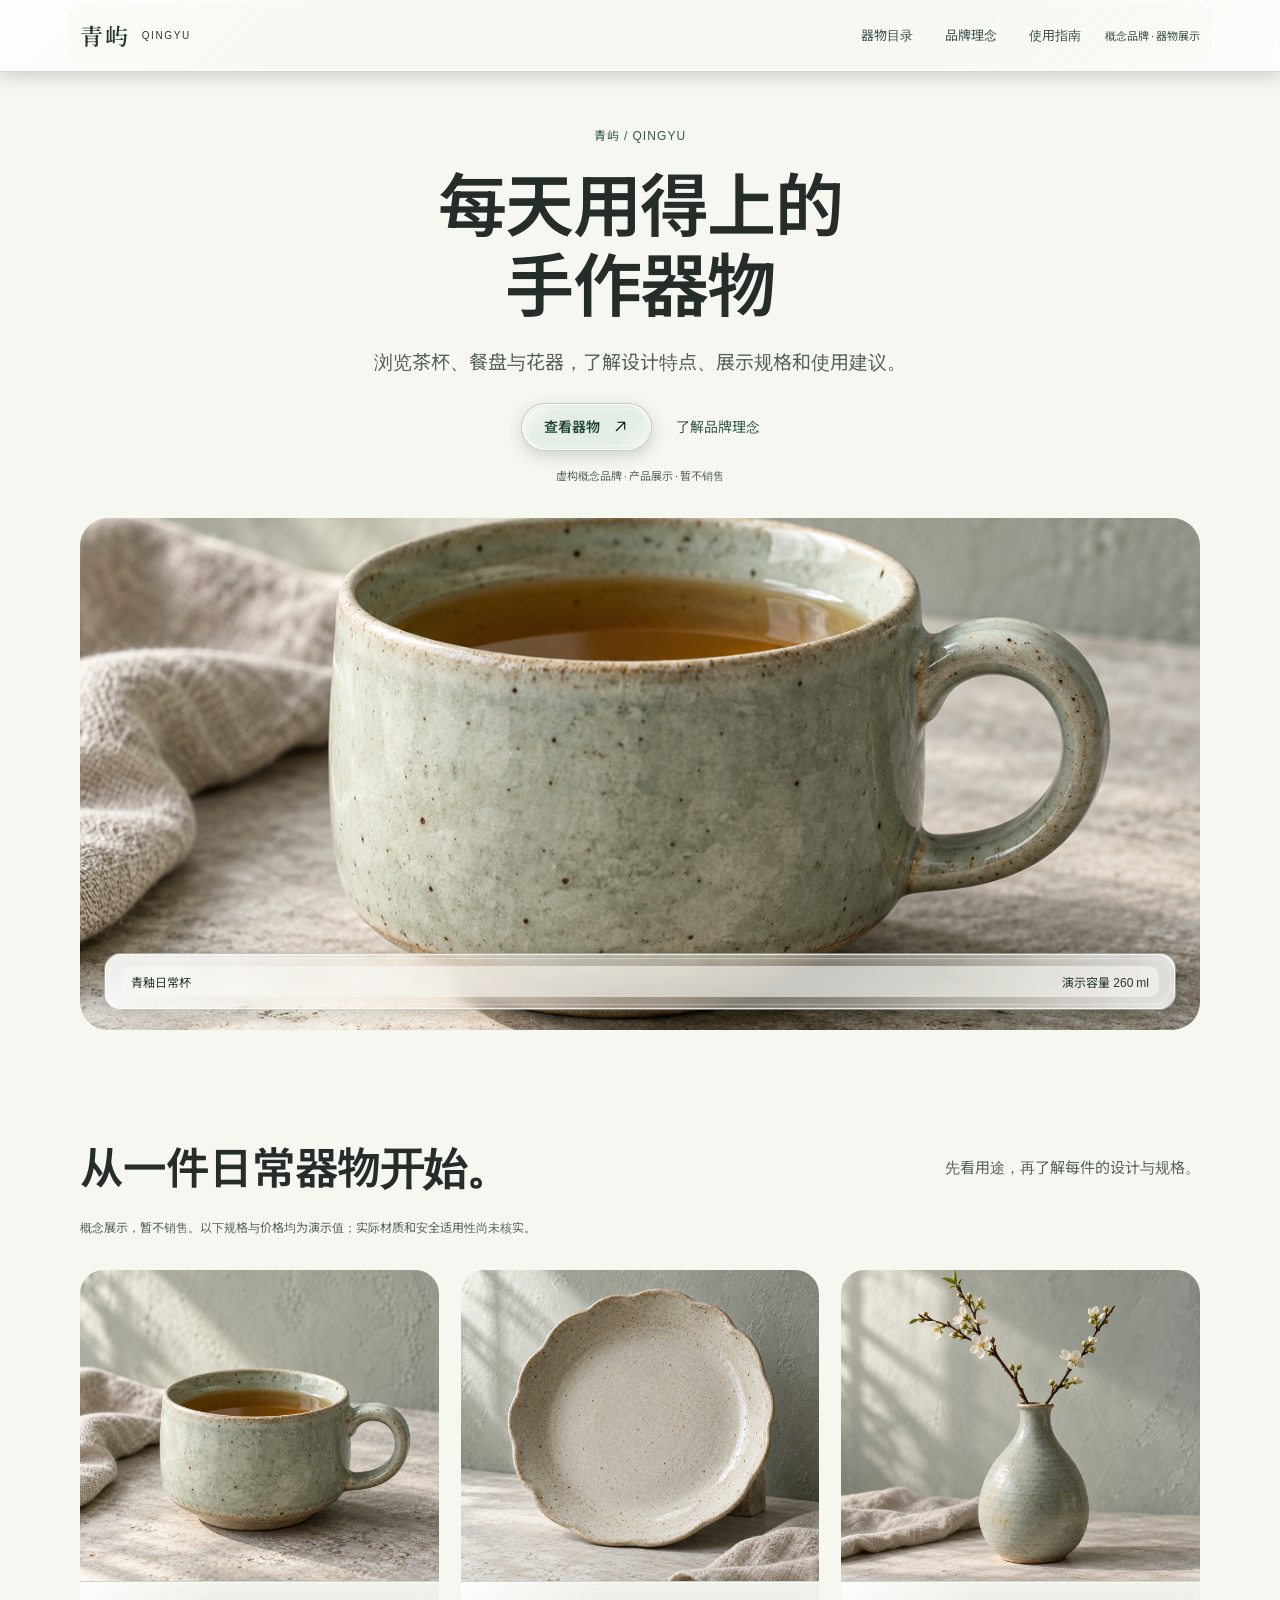
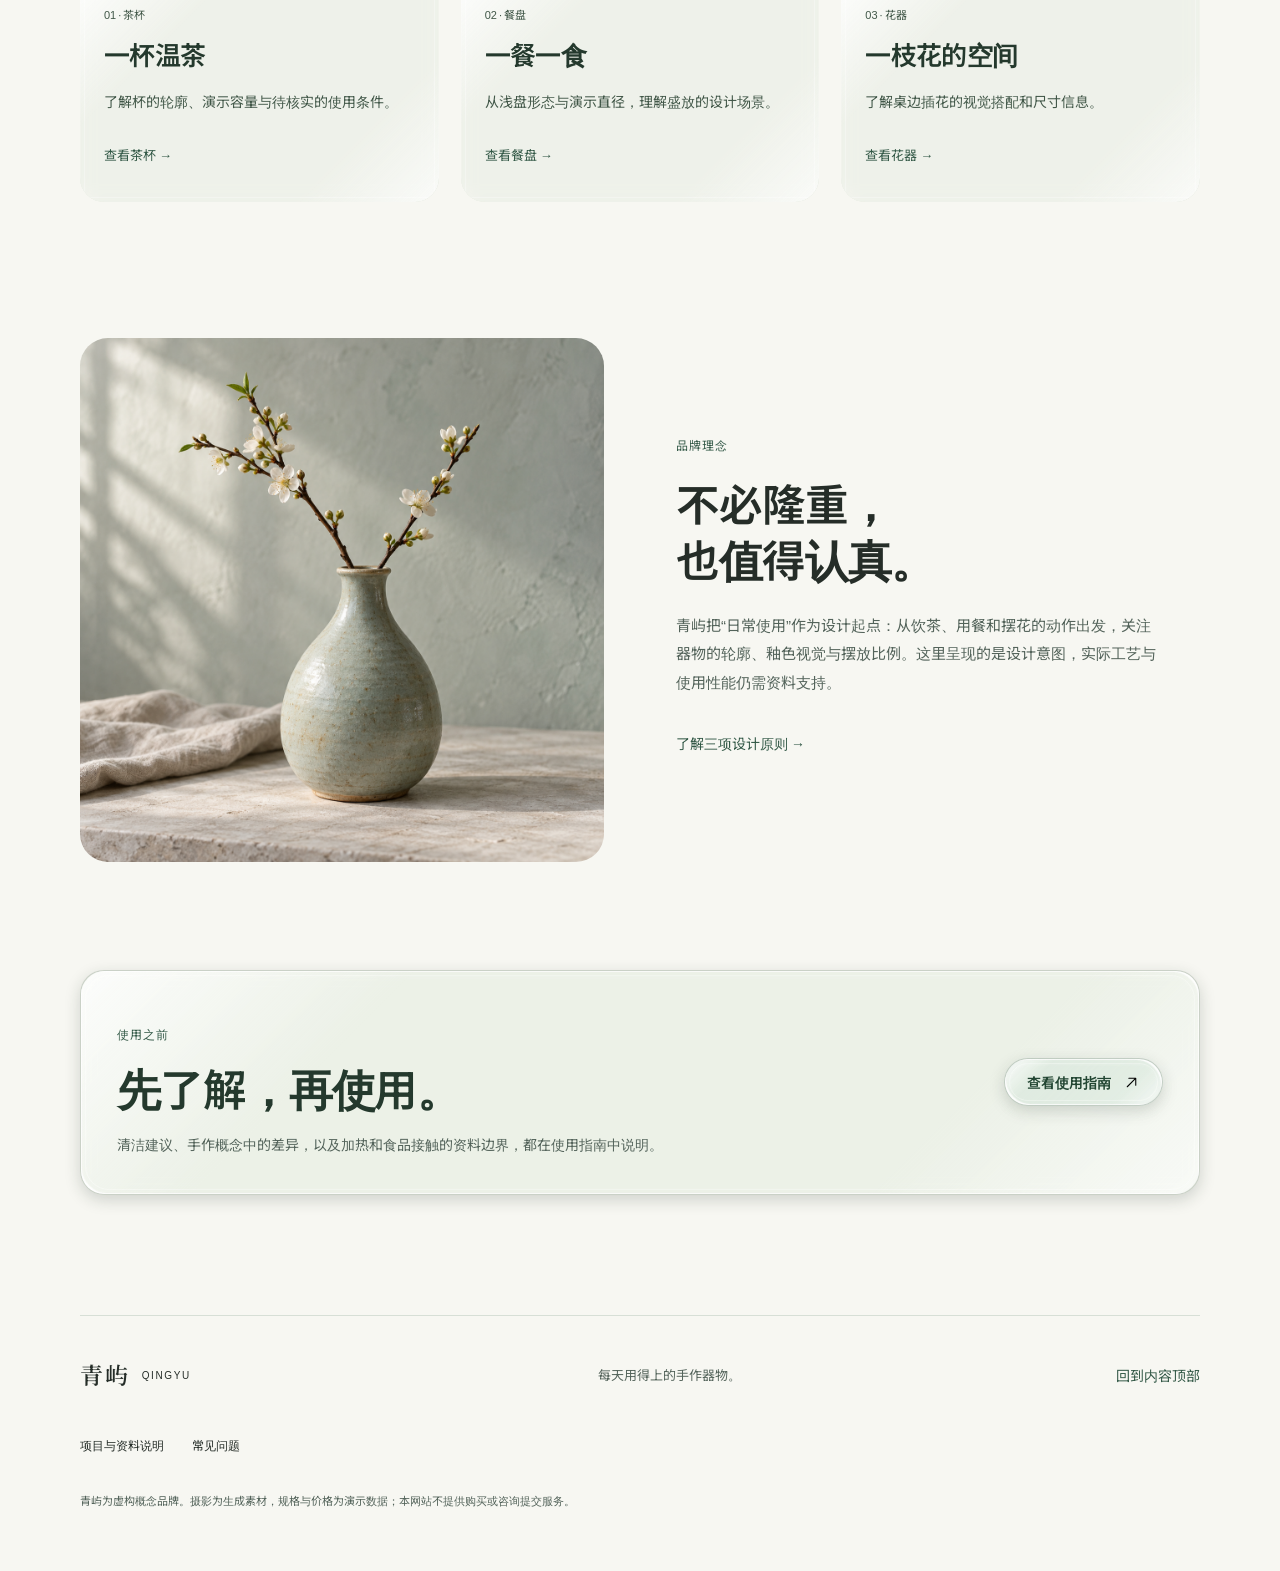
<file: index.html>
<!doctype html><html lang="zh-CN"><head><meta charset="utf-8"><meta name="viewport" content="width=device-width,initial-scale=1"><meta name="description" content="青屿概念品牌：了解器物、设计理念与使用资料。暂不提供购买。"><title>每天用得上的手作器物 · 青屿</title><link rel="stylesheet" href="fonts.css?v=20261010-title2"><link rel="stylesheet" href="style.css?v=20261010-title2"><link rel="stylesheet" href="content.css?v=20261010-title2"><link rel="stylesheet" href="interaction.css?v=20261010-title2"><link rel="stylesheet" href="apple.css?v=20261010-title2"><link rel="stylesheet" href="glass/liquid-glass.css?v=20261010-title2"><link rel="stylesheet" href="glass.css?v=20261010-title2"><script defer src="site.js?v=20261010-title2"></script><script defer src="interaction.js?v=20261010-title2"></script></head><body data-design="apple" data-material="glass"><a class="skip" href="#main">跳到主要内容</a><header class="site-header clg clg--nav" data-glass="strong"><div class="clg__content glass-header-content"><a class="brand" href="index.html" aria-label="青屿首页"><strong>青屿</strong><span>QINGYU</span></a><nav class="desktop-nav" aria-label="主导航"><a href="products.html">器物目录</a><a href="about.html">品牌理念</a><a href="care.html">使用指南</a></nav><button class="menu-button" aria-label="打开导航" aria-expanded="false" aria-controls="mobile-nav"><img src="list.svg" class="icon" alt=""></button><span class="header-note">概念品牌 · 器物展示</span></div></header><nav id="mobile-nav" class="mobile-nav clg clg--nav" aria-label="手机导航" hidden data-glass="strong"><div class="clg__content clg__links"><a href="products.html">器物目录</a><a href="about.html">品牌理念</a><a href="care.html">使用指南</a></div></nav><noscript><nav class="fallback-nav container" aria-label="无脚本导航"><a href="products.html">器物目录</a><a href="about.html">品牌理念</a><a href="care.html">使用指南</a></nav></noscript><main id="main" tabindex="-1">
<section class="apple-hero">
  <div class="apple-hero-copy container">
    <p class="eyebrow">青屿 / QINGYU</p>
    <h1><span>每天用得上的</span><span>手作器物</span></h1>
    <p class="apple-lead">浏览茶杯、餐盘与花器，了解设计特点、展示规格和使用建议。</p>
    <div class="hero-actions"><a class="primary clg clg--button glass-primary" href="products.html" data-glass="strong"><span class="clg__content">查看器物<span><img class="icon" src="arrow-up-right.svg" alt=""></span></span></a><a class="secondary" href="about.html">了解品牌理念</a></div>
    <p class="hero-disclosure">虚构概念品牌 · 产品展示 · 暂不销售</p>
  </div>
  <figure class="apple-hero-photo container"><img src="cup.png" width="1254" height="1254" alt="青釉茶杯的概念摄影，置于石面与亚麻布上" fetchpriority="high"><figcaption class="clg clg--card glass-caption" data-glass="strong"><div class="clg__content">青釉日常杯 <span>演示容量 260 ml</span></div></figcaption></figure>
</section>
<section class="content-section apple-categories container">
  <div class="section-heading"><h2>从一件日常器物开始。</h2><p>先看用途，再了解每件的设计与规格。</p></div>
  <p class="notice">概念展示，暂不销售。以下规格与价格均为演示值；实际材质和安全适用性尚未核实。</p>
  <div class="category-grid">
    <a href="products.html?category=cup"><img src="cup.png" width="1254" height="1254" alt="青釉茶杯概念摄影" loading="lazy"><div class="clg clg--card glass-category-copy" data-glass="strong"><div class="clg__content"><span>01 · 茶杯</span><h3>一杯温茶</h3><p>了解杯的轮廓、演示容量与待核实的使用条件。</p><b>查看茶杯 →</b></div></div></a>
    <a href="products.html?category=plate"><img src="plate.png" width="1254" height="1254" alt="米白餐盘概念摄影" loading="lazy"><div class="clg clg--card glass-category-copy" data-glass="strong"><div class="clg__content"><span>02 · 餐盘</span><h3>一餐一食</h3><p>从浅盘形态与演示直径，理解盛放的设计场景。</p><b>查看餐盘 →</b></div></div></a>
    <a href="products.html?category=vase"><img src="vase.png" width="1254" height="1254" alt="雾青花器概念摄影" loading="lazy"><div class="clg clg--card glass-category-copy" data-glass="strong"><div class="clg__content"><span>03 · 花器</span><h3>一枝花的空间</h3><p>了解桌边插花的视觉搭配和尺寸信息。</p><b>查看花器 →</b></div></div></a>
  </div>
</section>
<section class="story container"><div class="story-image"><img src="vase.png" width="1254" height="1254" alt="雾青花器搭配白色小花的概念摄影" loading="lazy"></div><div class="story-copy"><p class="eyebrow">品牌理念</p><h2>不必隆重，<br>也值得认真。</h2><p>青屿把“日常使用”作为设计起点：从饮茶、用餐和摆花的动作出发，关注器物的轮廓、釉色视觉与摆放比例。这里呈现的是设计意图，实际工艺与使用性能仍需资料支持。</p><a class="text-link" href="about.html#principles">了解三项设计原则 →</a></div></section>
<section class="content-section container"><div class="guide-panel clg clg--card" data-glass="strong"><div class="clg__content glass-guide-content"><div><p class="eyebrow">使用之前</p><h2>先了解，再使用。</h2><p>清洁建议、手作概念中的差异，以及加热和食品接触的资料边界，都在使用指南中说明。</p></div><a class="primary clg clg--button glass-primary" href="care.html" data-glass="strong"><span class="clg__content">查看使用指南<span><img class="icon" src="arrow-up-right.svg" alt=""></span></span></a></div></div></section>
</main><footer class="site-footer container"><a class="brand" href="index.html"><strong>青屿</strong><span>QINGYU</span></a><span>每天用得上的手作器物。</span><a class="text-link" href="#main">回到内容顶部</a><div class="footer-links"><a href="about.html#project">项目与资料说明</a><a href="care.html#faq">常见问题</a></div><small>青屿为虚构概念品牌。摄影为生成素材，规格与价格为演示数据；本网站不提供购买或咨询提交服务。</small></footer></body></html>
</file>
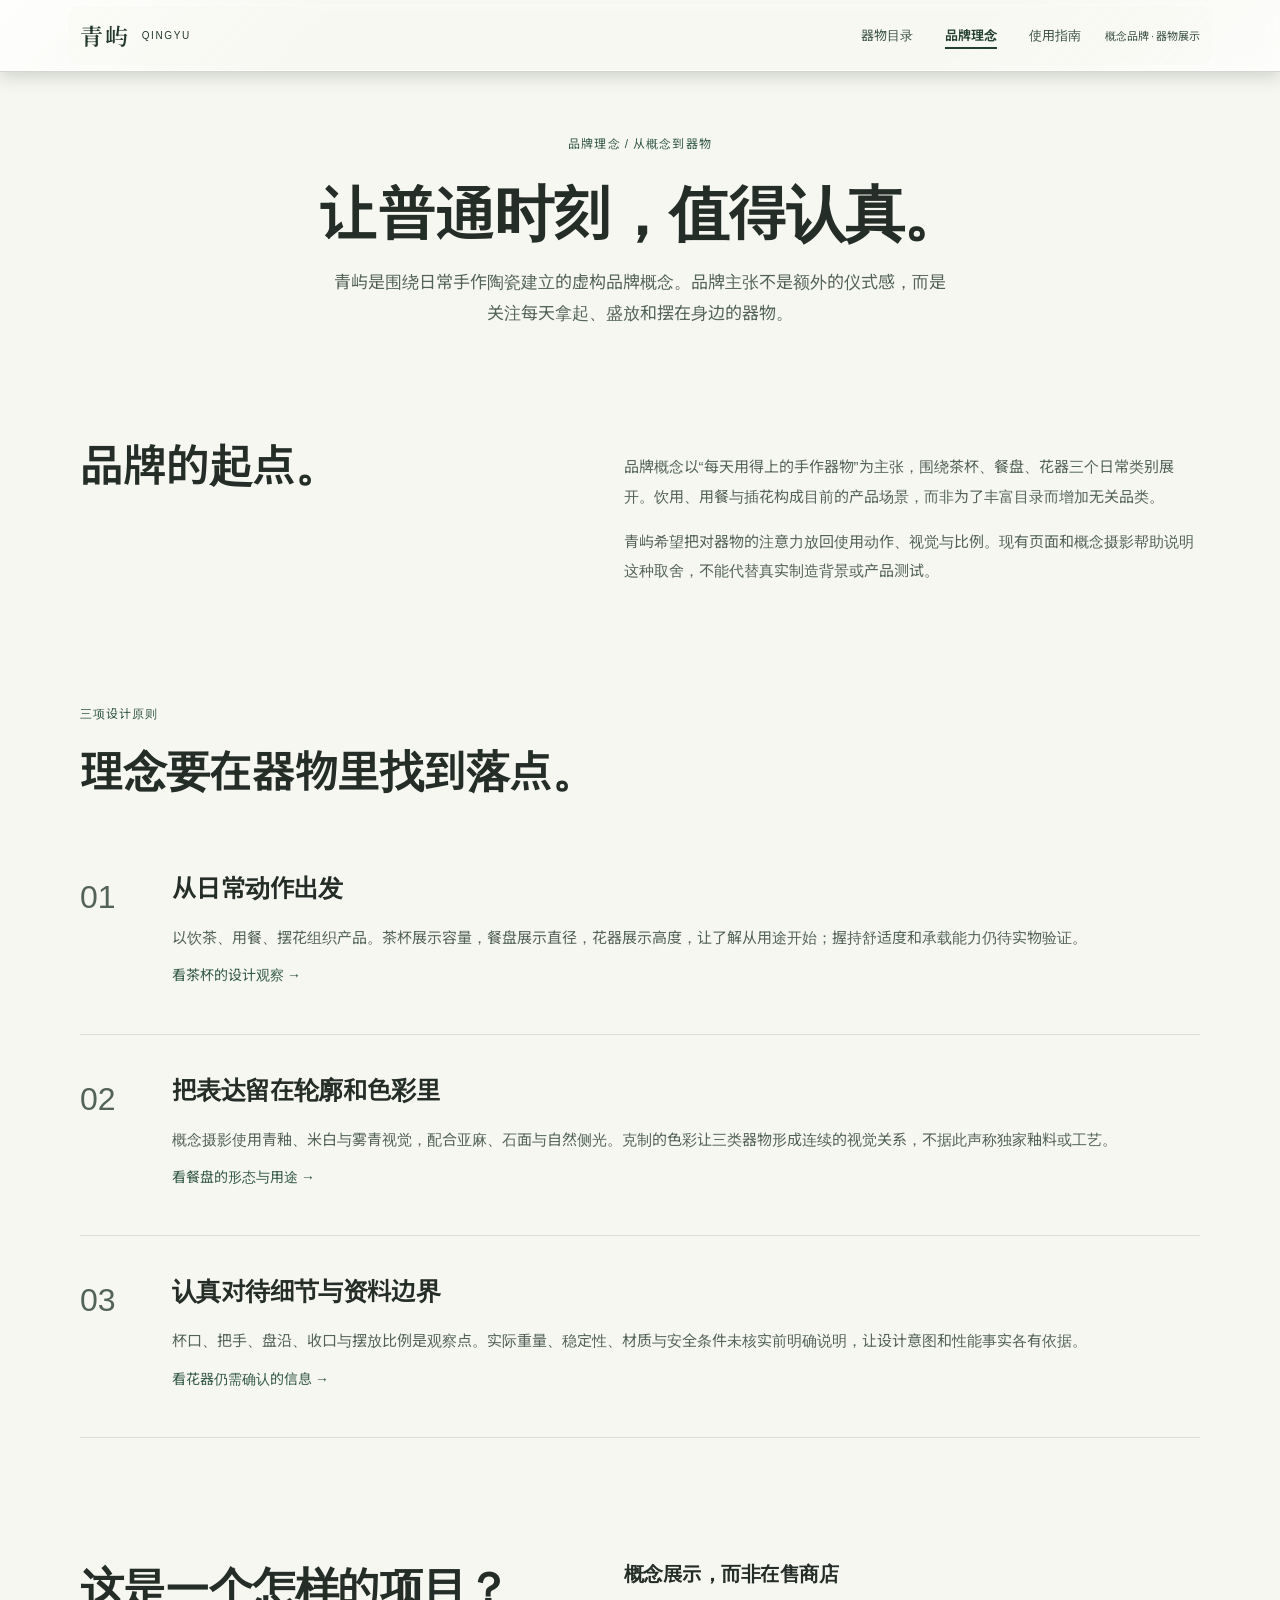
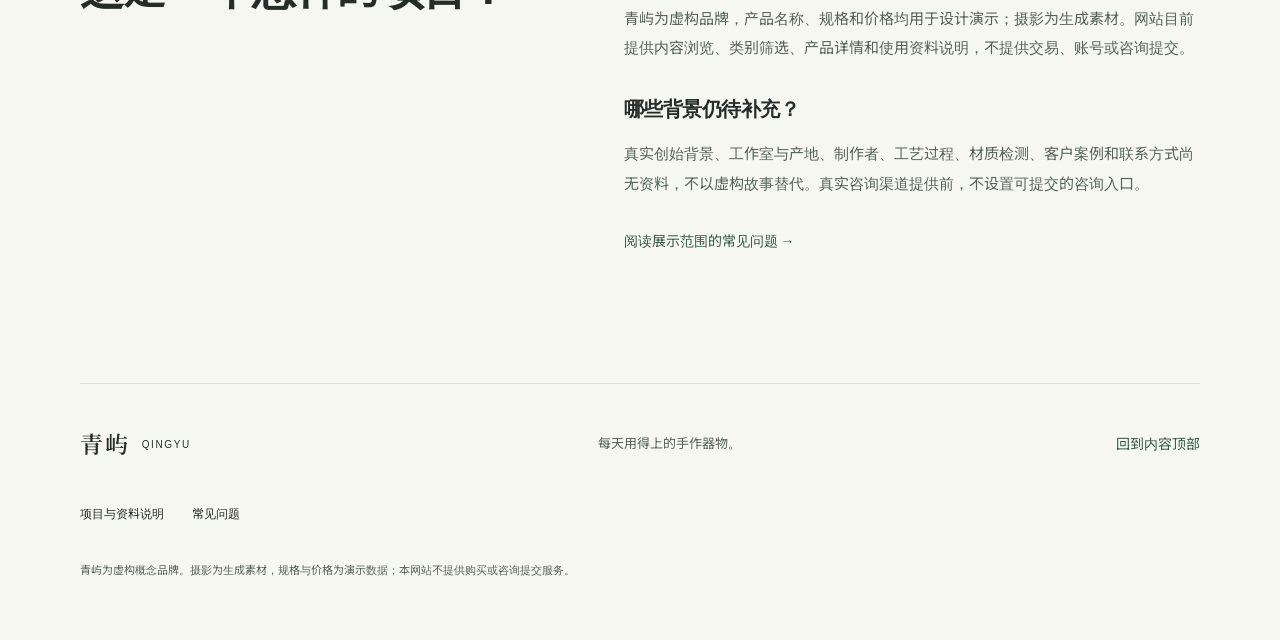
<file: about.html>
<!doctype html><html lang="zh-CN"><head><meta charset="utf-8"><meta name="viewport" content="width=device-width,initial-scale=1"><meta name="description" content="青屿概念品牌：了解器物、设计理念与使用资料。暂不提供购买。"><title>品牌理念 · 青屿</title><link rel="stylesheet" href="fonts.css?v=20261010-title2"><link rel="stylesheet" href="style.css?v=20261010-title2"><link rel="stylesheet" href="content.css?v=20261010-title2"><link rel="stylesheet" href="interaction.css?v=20261010-title2"><link rel="stylesheet" href="apple.css?v=20261010-title2"><link rel="stylesheet" href="glass/liquid-glass.css?v=20261010-title2"><link rel="stylesheet" href="glass.css?v=20261010-title2"><script defer src="site.js?v=20261010-title2"></script><script defer src="interaction.js?v=20261010-title2"></script></head><body data-design="apple" data-material="glass"><a class="skip" href="#main">跳到主要内容</a><header class="site-header clg clg--nav" data-glass="strong"><div class="clg__content glass-header-content"><a class="brand" href="index.html" aria-label="青屿首页"><strong>青屿</strong><span>QINGYU</span></a><nav class="desktop-nav" aria-label="主导航"><a href="products.html">器物目录</a><a href="about.html" aria-current="page">品牌理念</a><a href="care.html">使用指南</a></nav><button class="menu-button" aria-label="打开导航" aria-expanded="false" aria-controls="mobile-nav"><img src="list.svg" class="icon" alt=""></button><span class="header-note">概念品牌 · 器物展示</span></div></header><nav id="mobile-nav" class="mobile-nav clg clg--nav" aria-label="手机导航" hidden data-glass="strong"><div class="clg__content clg__links"><a href="products.html">器物目录</a><a href="about.html" aria-current="page">品牌理念</a><a href="care.html">使用指南</a></div></nav><noscript><nav class="fallback-nav container" aria-label="无脚本导航"><a href="products.html">器物目录</a><a href="about.html" aria-current="page">品牌理念</a><a href="care.html">使用指南</a></nav></noscript><main id="main" tabindex="-1"><section class="page-intro container"><p class="eyebrow">品牌理念 / 从概念到器物</p><h1>让普通时刻，值得认真。</h1><p>青屿是围绕日常手作陶瓷建立的虚构品牌概念。品牌主张不是额外的仪式感，而是关注每天拿起、盛放和摆在身边的器物。</p></section><section class="content-section container reading-grid"><div><h2>品牌的起点。</h2></div><div class="reading"><p>品牌概念以“每天用得上的手作器物”为主张，围绕茶杯、餐盘、花器三个日常类别展开。饮用、用餐与插花构成目前的产品场景，而非为了丰富目录而增加无关品类。</p><p>青屿希望把对器物的注意力放回使用动作、视觉与比例。现有页面和概念摄影帮助说明这种取舍，不能代替真实制造背景或产品测试。</p></div></section><section class="content-section container" id="principles"><p class="eyebrow">三项设计原则</p><h2>理念要在器物里找到落点。</h2><div class="principle-list"><article><span>01</span><div><h3>从日常动作出发</h3><p>以饮茶、用餐、摆花组织产品。茶杯展示容量，餐盘展示直径，花器展示高度，让了解从用途开始；握持舒适度和承载能力仍待实物验证。</p><a class="text-link" href="product-cup.html">看茶杯的设计观察 →</a></div></article><article><span>02</span><div><h3>把表达留在轮廓和色彩里</h3><p>概念摄影使用青釉、米白与雾青视觉，配合亚麻、石面与自然侧光。克制的色彩让三类器物形成连续的视觉关系，不据此声称独家釉料或工艺。</p><a class="text-link" href="product-plate.html">看餐盘的形态与用途 →</a></div></article><article><span>03</span><div><h3>认真对待细节与资料边界</h3><p>杯口、把手、盘沿、收口与摆放比例是观察点。实际重量、稳定性、材质与安全条件未核实前明确说明，让设计意图和性能事实各有依据。</p><a class="text-link" href="product-vase.html">看花器仍需确认的信息 →</a></div></article></div></section><section class="content-section container reading-grid" id="project"><div><h2>这是一个怎样的项目？</h2></div><div class="reading"><h3>概念展示，而非在售商店</h3><p>青屿为虚构品牌，产品名称、规格和价格均用于设计演示；摄影为生成素材。网站目前提供内容浏览、类别筛选、产品详情和使用资料说明，不提供交易、账号或咨询提交。</p><h3>哪些背景仍待补充？</h3><p>真实创始背景、工作室与产地、制作者、工艺过程、材质检测、客户案例和联系方式尚无资料，不以虚构故事替代。真实咨询渠道提供前，不设置可提交的咨询入口。</p><a class="text-link" href="care.html#faq">阅读展示范围的常见问题 →</a></div></section></main><footer class="site-footer container"><a class="brand" href="index.html"><strong>青屿</strong><span>QINGYU</span></a><span>每天用得上的手作器物。</span><a class="text-link" href="#main">回到内容顶部</a><div class="footer-links"><a href="about.html#project">项目与资料说明</a><a href="care.html#faq">常见问题</a></div><small>青屿为虚构概念品牌。摄影为生成素材，规格与价格为演示数据；本网站不提供购买或咨询提交服务。</small></footer></body></html>
</file>
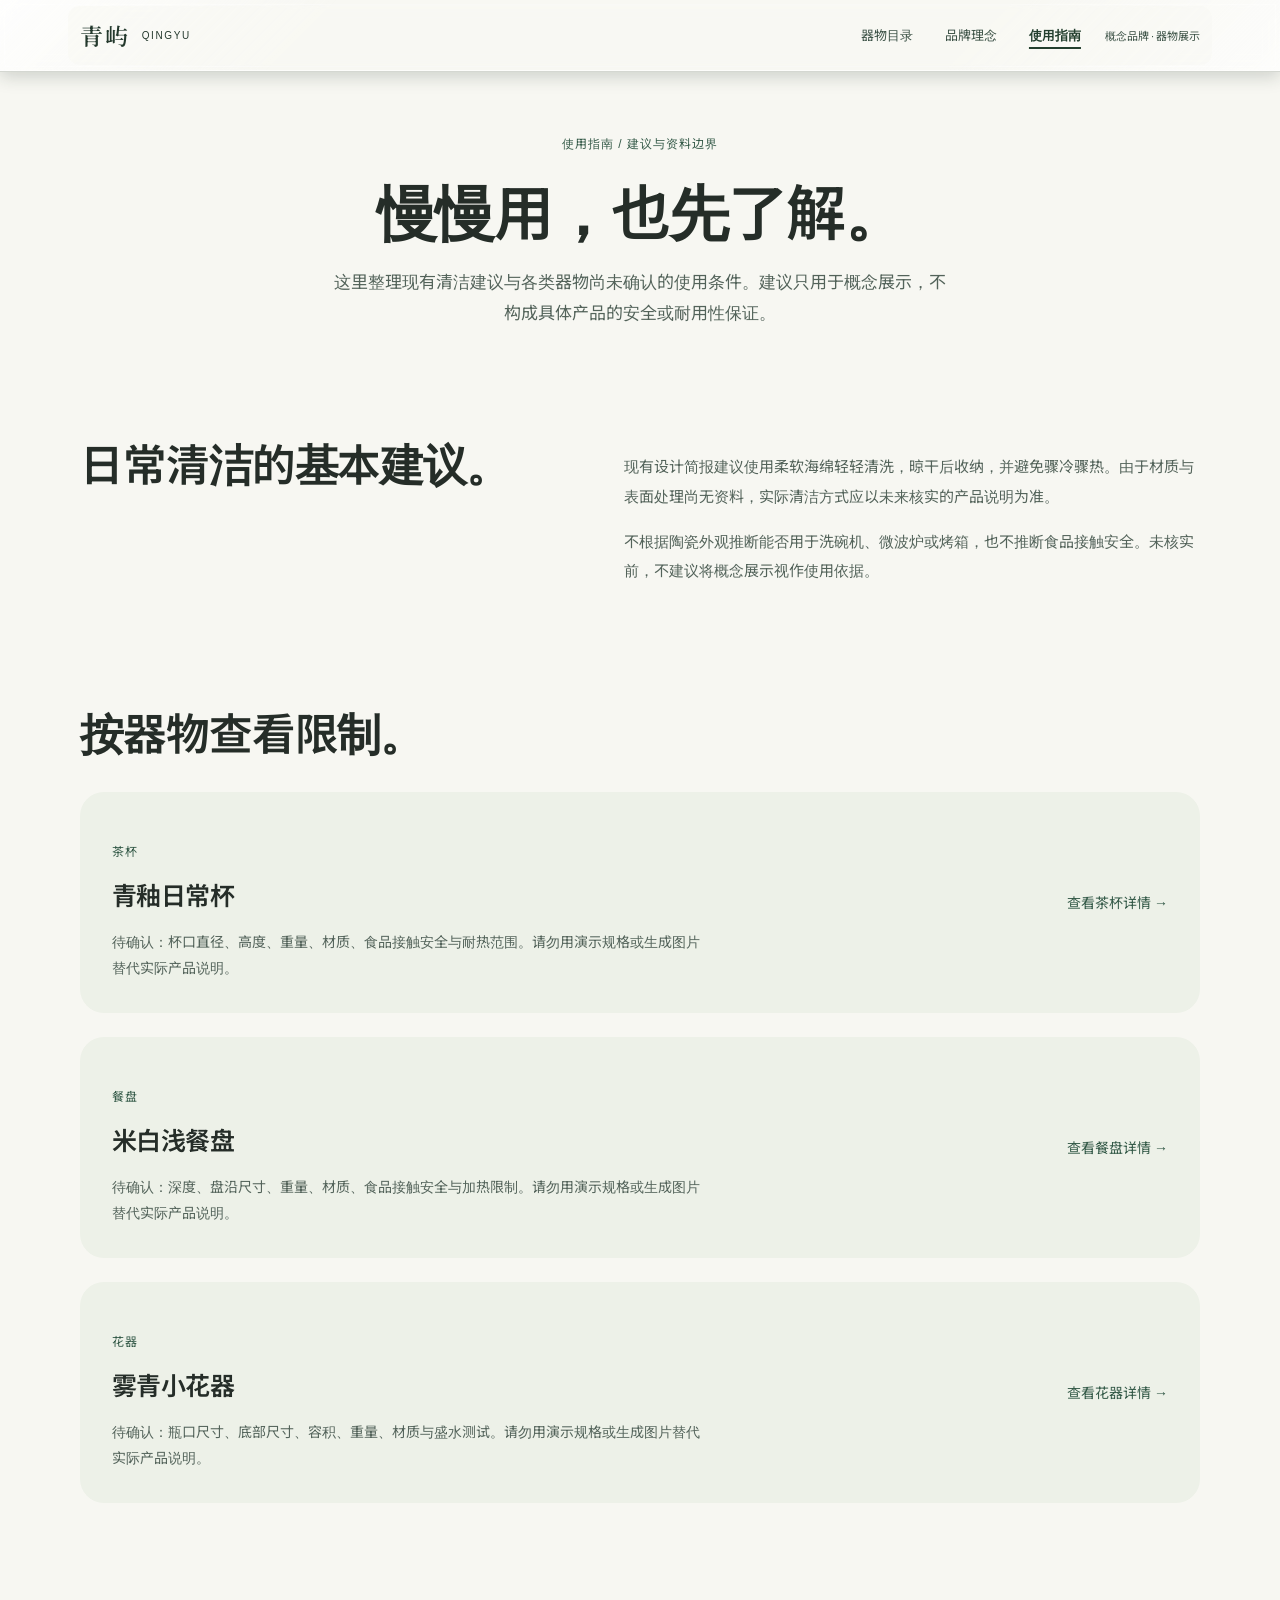
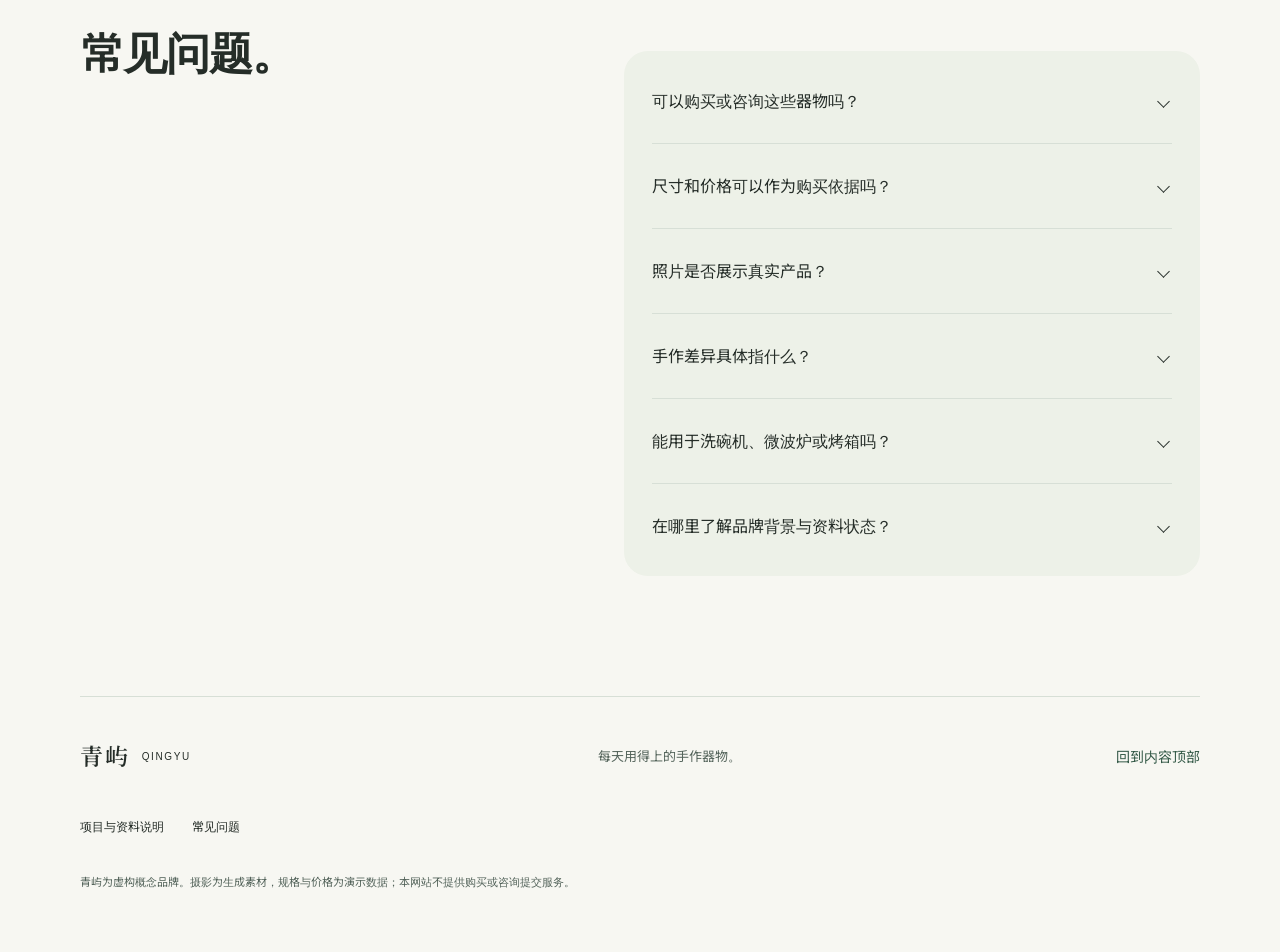
<file: care.html>
<!doctype html><html lang="zh-CN"><head><meta charset="utf-8"><meta name="viewport" content="width=device-width,initial-scale=1"><meta name="description" content="青屿概念品牌：了解器物、设计理念与使用资料。暂不提供购买。"><title>使用指南 · 青屿</title><link rel="stylesheet" href="fonts.css?v=20261010-title2"><link rel="stylesheet" href="style.css?v=20261010-title2"><link rel="stylesheet" href="content.css?v=20261010-title2"><link rel="stylesheet" href="interaction.css?v=20261010-title2"><link rel="stylesheet" href="apple.css?v=20261010-title2"><link rel="stylesheet" href="glass/liquid-glass.css?v=20261010-title2"><link rel="stylesheet" href="glass.css?v=20261010-title2"><script defer src="site.js?v=20261010-title2"></script><script defer src="interaction.js?v=20261010-title2"></script></head><body data-design="apple" data-material="glass"><a class="skip" href="#main">跳到主要内容</a><header class="site-header clg clg--nav" data-glass="strong"><div class="clg__content glass-header-content"><a class="brand" href="index.html" aria-label="青屿首页"><strong>青屿</strong><span>QINGYU</span></a><nav class="desktop-nav" aria-label="主导航"><a href="products.html">器物目录</a><a href="about.html">品牌理念</a><a href="care.html" aria-current="page">使用指南</a></nav><button class="menu-button" aria-label="打开导航" aria-expanded="false" aria-controls="mobile-nav"><img src="list.svg" class="icon" alt=""></button><span class="header-note">概念品牌 · 器物展示</span></div></header><nav id="mobile-nav" class="mobile-nav clg clg--nav" aria-label="手机导航" hidden data-glass="strong"><div class="clg__content clg__links"><a href="products.html">器物目录</a><a href="about.html">品牌理念</a><a href="care.html" aria-current="page">使用指南</a></div></nav><noscript><nav class="fallback-nav container" aria-label="无脚本导航"><a href="products.html">器物目录</a><a href="about.html">品牌理念</a><a href="care.html" aria-current="page">使用指南</a></nav></noscript><main id="main" tabindex="-1"><section class="page-intro container"><p class="eyebrow">使用指南 / 建议与资料边界</p><h1>慢慢用，也先了解。</h1><p>这里整理现有清洁建议与各类器物尚未确认的使用条件。建议只用于概念展示，不构成具体产品的安全或耐用性保证。</p></section><section class="content-section container reading-grid"><div><h2>日常清洁的基本建议。</h2></div><div class="reading"><p>现有设计简报建议使用柔软海绵轻轻清洗，晾干后收纳，并避免骤冷骤热。由于材质与表面处理尚无资料，实际清洁方式应以未来核实的产品说明为准。</p><p>不根据陶瓷外观推断能否用于洗碗机、微波炉或烤箱，也不推断食品接触安全。未核实前，不建议将概念展示视作使用依据。</p></div></section><section class="content-section container"><h2>按器物查看限制。</h2><div class="care-category-list"><article class="guide-panel" id="cup"><div><p class="eyebrow">茶杯</p><h3>青釉日常杯</h3><p>待确认：杯口直径、高度、重量、材质、食品接触安全与耐热范围。请勿用演示规格或生成图片替代实际产品说明。</p></div><a class="text-link" href="product-cup.html">查看茶杯详情 →</a></article><article class="guide-panel" id="plate"><div><p class="eyebrow">餐盘</p><h3>米白浅餐盘</h3><p>待确认：深度、盘沿尺寸、重量、材质、食品接触安全与加热限制。请勿用演示规格或生成图片替代实际产品说明。</p></div><a class="text-link" href="product-plate.html">查看餐盘详情 →</a></article><article class="guide-panel" id="vase"><div><p class="eyebrow">花器</p><h3>雾青小花器</h3><p>待确认：瓶口尺寸、底部尺寸、容积、重量、材质与盛水测试。请勿用演示规格或生成图片替代实际产品说明。</p></div><a class="text-link" href="product-vase.html">查看花器详情 →</a></article></div></section><section class="content-section container reading-grid" id="faq"><div><h2>常见问题。</h2></div><div class="faq-list"><details><summary>可以购买或咨询这些器物吗？</summary><p>目前不可以。本站是概念品牌与产品展示，没有交易流程，也没有真实咨询渠道。</p></details><details><summary>尺寸和价格可以作为购买依据吗？</summary><p>不可以。260 ml、21 cm、18 cm 及所列价格均为演示数据，不代表实际在售产品。</p></details><details><summary>照片是否展示真实产品？</summary><p>照片为生成素材，用于呈现品牌视觉与使用场景，不能据此判断工艺、材质、尺寸精度或实际性能。</p></details><details><summary>手作差异具体指什么？</summary><p>品牌概念关注釉色与形态的细小差异。但本站没有真实批次、制作记录或实物对照，因此不对实际差异范围作承诺。</p></details><details><summary>能用于洗碗机、微波炉或烤箱吗？</summary><p>尚未核实；食品接触安全、耐热范围与设备适用性都需要真实资料支持。</p></details><details><summary>在哪里了解品牌背景与资料状态？</summary><p>品牌页列出当前定位和缺失的实际资料。</p><a class="text-link" href="about.html#project">查看项目与资料说明 →</a></details></div></section></main><footer class="site-footer container"><a class="brand" href="index.html"><strong>青屿</strong><span>QINGYU</span></a><span>每天用得上的手作器物。</span><a class="text-link" href="#main">回到内容顶部</a><div class="footer-links"><a href="about.html#project">项目与资料说明</a><a href="care.html#faq">常见问题</a></div><small>青屿为虚构概念品牌。摄影为生成素材，规格与价格为演示数据；本网站不提供购买或咨询提交服务。</small></footer></body></html>
</file>
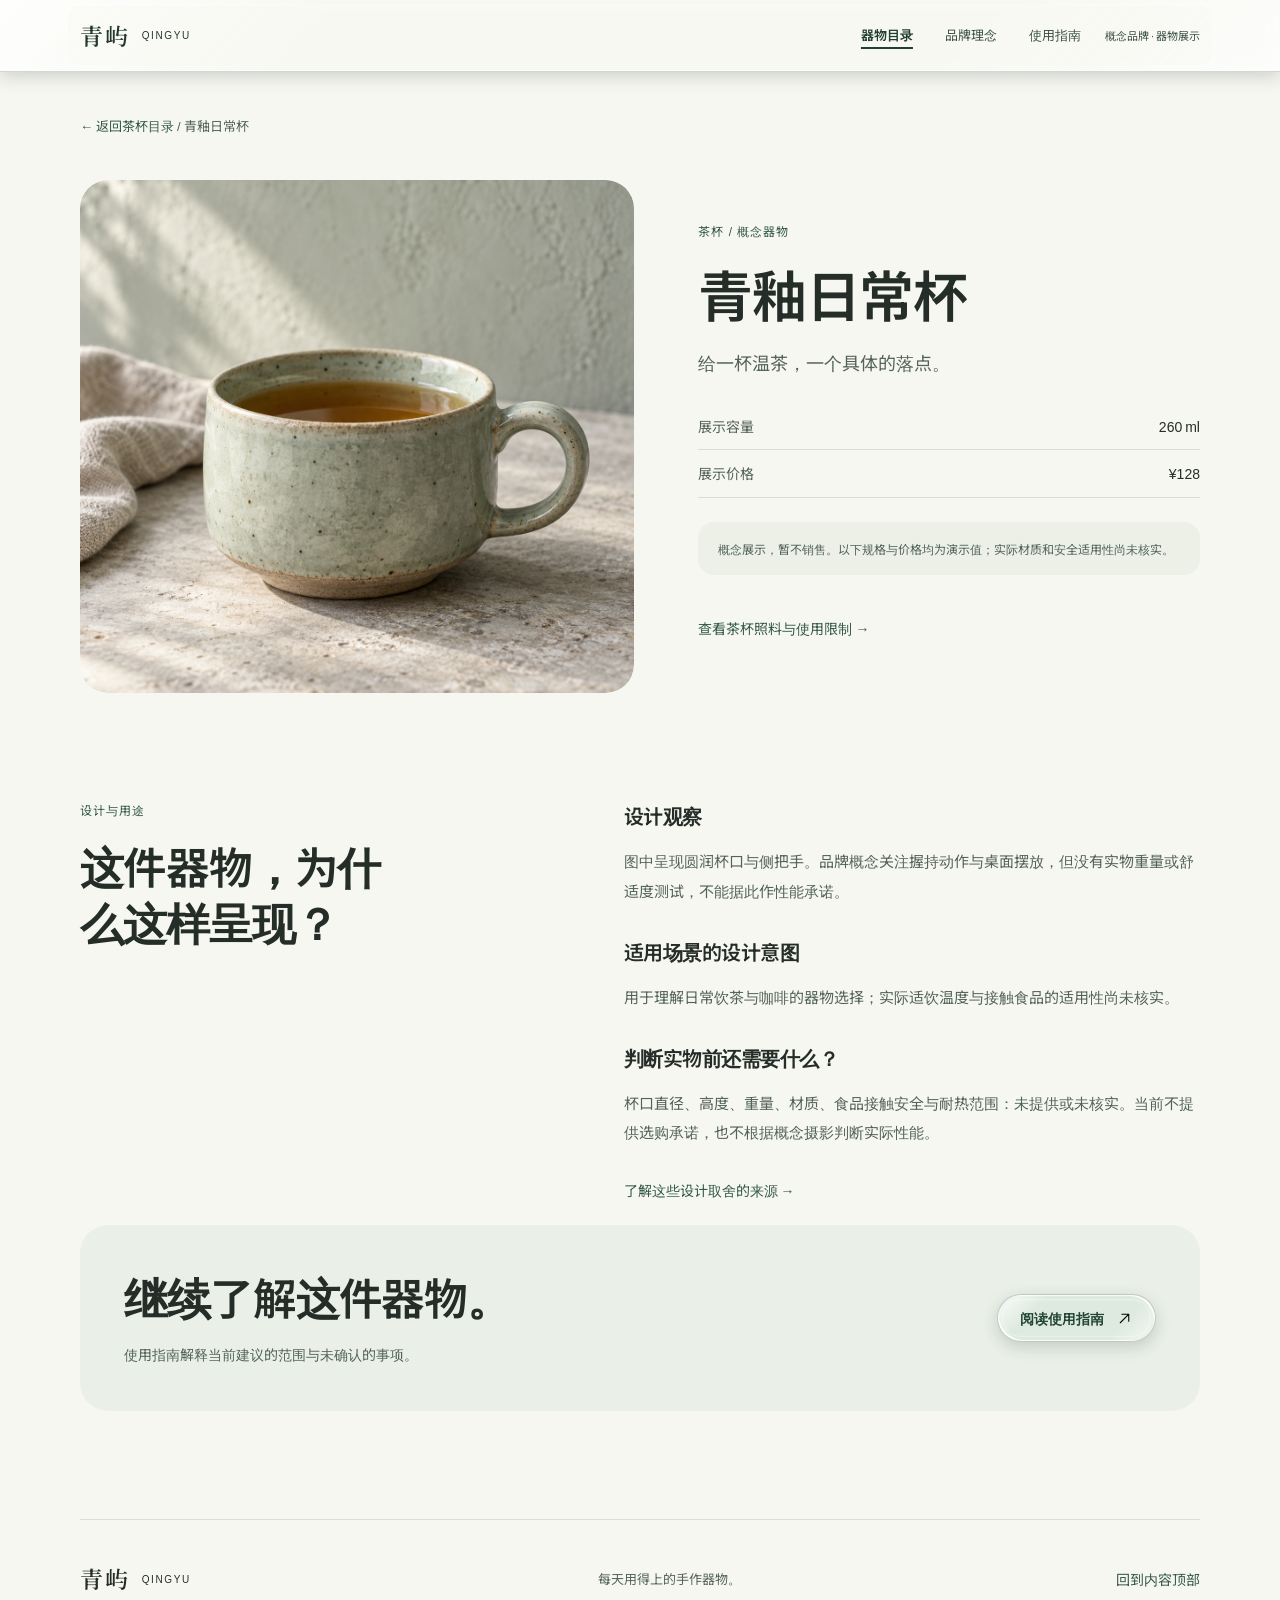
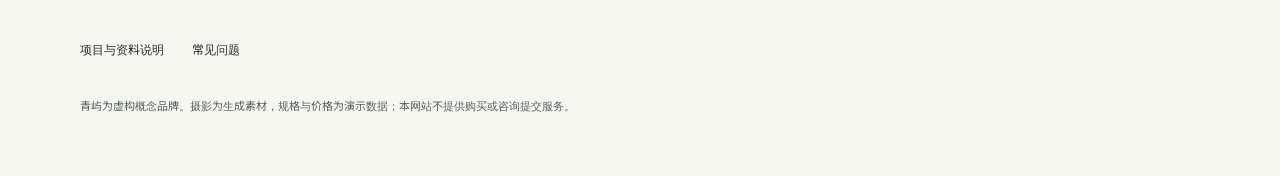
<file: product-cup.html>
<!doctype html><html lang="zh-CN"><head><meta charset="utf-8"><meta name="viewport" content="width=device-width,initial-scale=1"><meta name="description" content="青屿概念品牌：了解器物、设计理念与使用资料。暂不提供购买。"><title>青釉日常杯 · 青屿</title><link rel="stylesheet" href="fonts.css?v=20261010-title2"><link rel="stylesheet" href="style.css?v=20261010-title2"><link rel="stylesheet" href="content.css?v=20261010-title2"><link rel="stylesheet" href="interaction.css?v=20261010-title2"><link rel="stylesheet" href="apple.css?v=20261010-title2"><link rel="stylesheet" href="glass/liquid-glass.css?v=20261010-title2"><link rel="stylesheet" href="glass.css?v=20261010-title2"><script defer src="site.js?v=20261010-title2"></script><script defer src="interaction.js?v=20261010-title2"></script></head><body data-design="apple" data-material="glass"><a class="skip" href="#main">跳到主要内容</a><header class="site-header clg clg--nav" data-glass="strong"><div class="clg__content glass-header-content"><a class="brand" href="index.html" aria-label="青屿首页"><strong>青屿</strong><span>QINGYU</span></a><nav class="desktop-nav" aria-label="主导航"><a href="products.html" aria-current="page">器物目录</a><a href="about.html">品牌理念</a><a href="care.html">使用指南</a></nav><button class="menu-button" aria-label="打开导航" aria-expanded="false" aria-controls="mobile-nav"><img src="list.svg" class="icon" alt=""></button><span class="header-note">概念品牌 · 器物展示</span></div></header><nav id="mobile-nav" class="mobile-nav clg clg--nav" aria-label="手机导航" hidden data-glass="strong"><div class="clg__content clg__links"><a href="products.html" aria-current="page">器物目录</a><a href="about.html">品牌理念</a><a href="care.html">使用指南</a></div></nav><noscript><nav class="fallback-nav container" aria-label="无脚本导航"><a href="products.html" aria-current="page">器物目录</a><a href="about.html">品牌理念</a><a href="care.html">使用指南</a></nav></noscript><main id="main" tabindex="-1"><div class="breadcrumb container"><a id="back-catalog" href="products.html?category=cup">← 返回茶杯目录</a><span> / 青釉日常杯</span></div><section class="detail-hero container"><div class="hero-bezel"><figure class="hero-photo"><img src="cup.png" alt="青釉日常杯概念摄影" width="1254" height="1254"></figure></div><div><p class="eyebrow">茶杯 / 概念器物</p><h1>青釉日常杯</h1><p class="detail-lead">给一杯温茶，一个具体的落点。</p><dl class="spec-list"><div><dt>展示容量</dt><dd>260 ml</dd></div><div><dt>展示价格</dt><dd>¥128</dd></div></dl><p class="notice">概念展示，暂不销售。以下规格与价格均为演示值；实际材质和安全适用性尚未核实。</p><a class="text-link" href="care.html#cup">查看茶杯照料与使用限制 →</a></div></section><section class="content-section container reading-grid"><div><p class="eyebrow">设计与用途</p><h2>这件器物，为什么这样呈现？</h2></div><div class="reading"><h3>设计观察</h3><p>图中呈现圆润杯口与侧把手。品牌概念关注握持动作与桌面摆放，但没有实物重量或舒适度测试，不能据此作性能承诺。</p><h3>适用场景的设计意图</h3><p>用于理解日常饮茶与咖啡的器物选择；实际适饮温度与接触食品的适用性尚未核实。</p><h3>判断实物前还需要什么？</h3><p>杯口直径、高度、重量、材质、食品接触安全与耐热范围：未提供或未核实。当前不提供选购承诺，也不根据概念摄影判断实际性能。</p><a class="text-link" href="about.html#principles">了解这些设计取舍的来源 →</a></div></section><section class="content-section container guide-panel"><div><h2>继续了解这件器物。</h2><p>使用指南解释当前建议的范围与未确认的事项。</p></div><a class="primary clg clg--button glass-primary" href="care.html#cup" data-glass="strong"><span class="clg__content">阅读使用指南<span><img class="icon" src="arrow-up-right.svg" alt=""></span></span></a></section></main><footer class="site-footer container"><a class="brand" href="index.html"><strong>青屿</strong><span>QINGYU</span></a><span>每天用得上的手作器物。</span><a class="text-link" href="#main">回到内容顶部</a><div class="footer-links"><a href="about.html#project">项目与资料说明</a><a href="care.html#faq">常见问题</a></div><small>青屿为虚构概念品牌。摄影为生成素材，规格与价格为演示数据；本网站不提供购买或咨询提交服务。</small></footer></body></html>
</file>
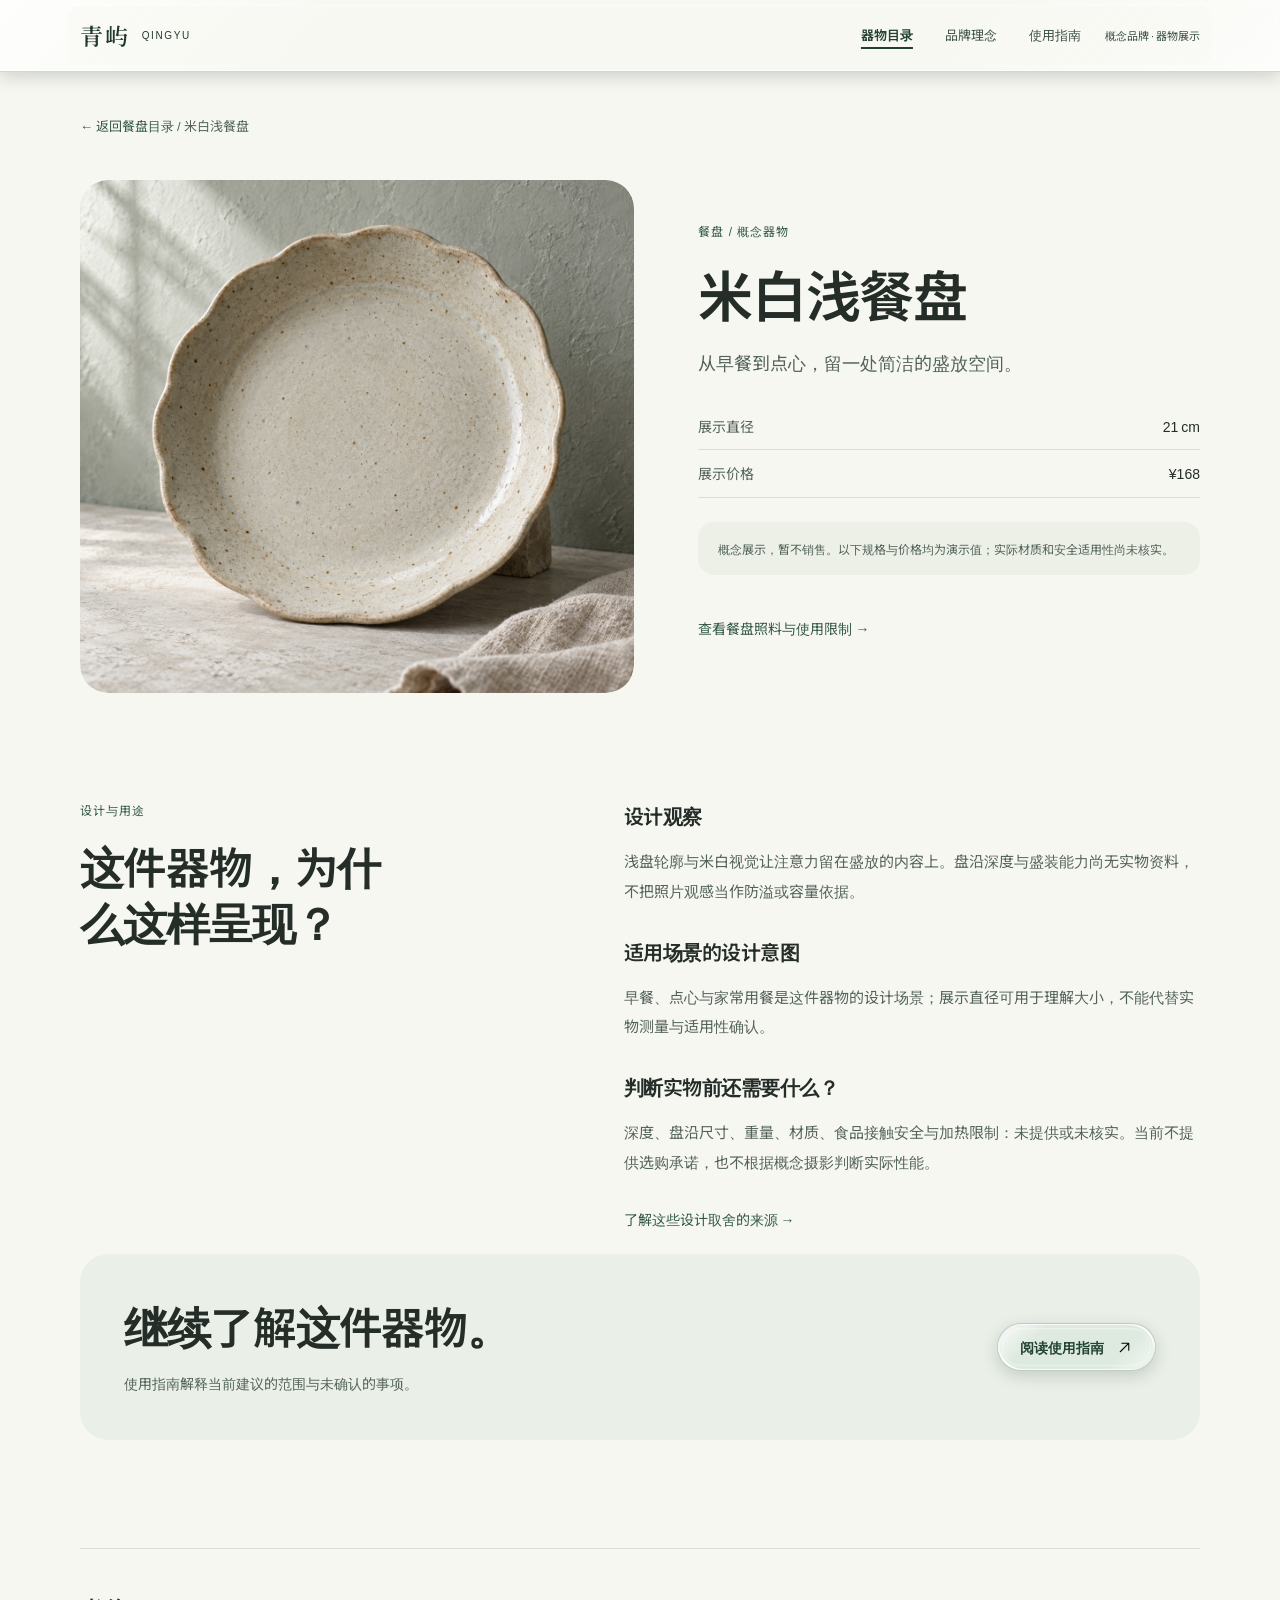
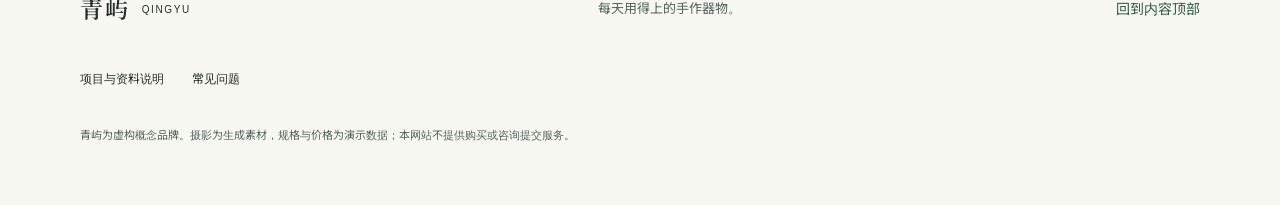
<file: product-plate.html>
<!doctype html><html lang="zh-CN"><head><meta charset="utf-8"><meta name="viewport" content="width=device-width,initial-scale=1"><meta name="description" content="青屿概念品牌：了解器物、设计理念与使用资料。暂不提供购买。"><title>米白浅餐盘 · 青屿</title><link rel="stylesheet" href="fonts.css?v=20261010-title2"><link rel="stylesheet" href="style.css?v=20261010-title2"><link rel="stylesheet" href="content.css?v=20261010-title2"><link rel="stylesheet" href="interaction.css?v=20261010-title2"><link rel="stylesheet" href="apple.css?v=20261010-title2"><link rel="stylesheet" href="glass/liquid-glass.css?v=20261010-title2"><link rel="stylesheet" href="glass.css?v=20261010-title2"><script defer src="site.js?v=20261010-title2"></script><script defer src="interaction.js?v=20261010-title2"></script></head><body data-design="apple" data-material="glass"><a class="skip" href="#main">跳到主要内容</a><header class="site-header clg clg--nav" data-glass="strong"><div class="clg__content glass-header-content"><a class="brand" href="index.html" aria-label="青屿首页"><strong>青屿</strong><span>QINGYU</span></a><nav class="desktop-nav" aria-label="主导航"><a href="products.html" aria-current="page">器物目录</a><a href="about.html">品牌理念</a><a href="care.html">使用指南</a></nav><button class="menu-button" aria-label="打开导航" aria-expanded="false" aria-controls="mobile-nav"><img src="list.svg" class="icon" alt=""></button><span class="header-note">概念品牌 · 器物展示</span></div></header><nav id="mobile-nav" class="mobile-nav clg clg--nav" aria-label="手机导航" hidden data-glass="strong"><div class="clg__content clg__links"><a href="products.html" aria-current="page">器物目录</a><a href="about.html">品牌理念</a><a href="care.html">使用指南</a></div></nav><noscript><nav class="fallback-nav container" aria-label="无脚本导航"><a href="products.html" aria-current="page">器物目录</a><a href="about.html">品牌理念</a><a href="care.html">使用指南</a></nav></noscript><main id="main" tabindex="-1"><div class="breadcrumb container"><a id="back-catalog" href="products.html?category=plate">← 返回餐盘目录</a><span> / 米白浅餐盘</span></div><section class="detail-hero container"><div class="hero-bezel"><figure class="hero-photo"><img src="plate.png" alt="米白浅餐盘概念摄影" width="1254" height="1254"></figure></div><div><p class="eyebrow">餐盘 / 概念器物</p><h1>米白浅餐盘</h1><p class="detail-lead">从早餐到点心，留一处简洁的盛放空间。</p><dl class="spec-list"><div><dt>展示直径</dt><dd>21 cm</dd></div><div><dt>展示价格</dt><dd>¥168</dd></div></dl><p class="notice">概念展示，暂不销售。以下规格与价格均为演示值；实际材质和安全适用性尚未核实。</p><a class="text-link" href="care.html#plate">查看餐盘照料与使用限制 →</a></div></section><section class="content-section container reading-grid"><div><p class="eyebrow">设计与用途</p><h2>这件器物，为什么这样呈现？</h2></div><div class="reading"><h3>设计观察</h3><p>浅盘轮廓与米白视觉让注意力留在盛放的内容上。盘沿深度与盛装能力尚无实物资料，不把照片观感当作防溢或容量依据。</p><h3>适用场景的设计意图</h3><p>早餐、点心与家常用餐是这件器物的设计场景；展示直径可用于理解大小，不能代替实物测量与适用性确认。</p><h3>判断实物前还需要什么？</h3><p>深度、盘沿尺寸、重量、材质、食品接触安全与加热限制：未提供或未核实。当前不提供选购承诺，也不根据概念摄影判断实际性能。</p><a class="text-link" href="about.html#principles">了解这些设计取舍的来源 →</a></div></section><section class="content-section container guide-panel"><div><h2>继续了解这件器物。</h2><p>使用指南解释当前建议的范围与未确认的事项。</p></div><a class="primary clg clg--button glass-primary" href="care.html#plate" data-glass="strong"><span class="clg__content">阅读使用指南<span><img class="icon" src="arrow-up-right.svg" alt=""></span></span></a></section></main><footer class="site-footer container"><a class="brand" href="index.html"><strong>青屿</strong><span>QINGYU</span></a><span>每天用得上的手作器物。</span><a class="text-link" href="#main">回到内容顶部</a><div class="footer-links"><a href="about.html#project">项目与资料说明</a><a href="care.html#faq">常见问题</a></div><small>青屿为虚构概念品牌。摄影为生成素材，规格与价格为演示数据；本网站不提供购买或咨询提交服务。</small></footer></body></html>
</file>
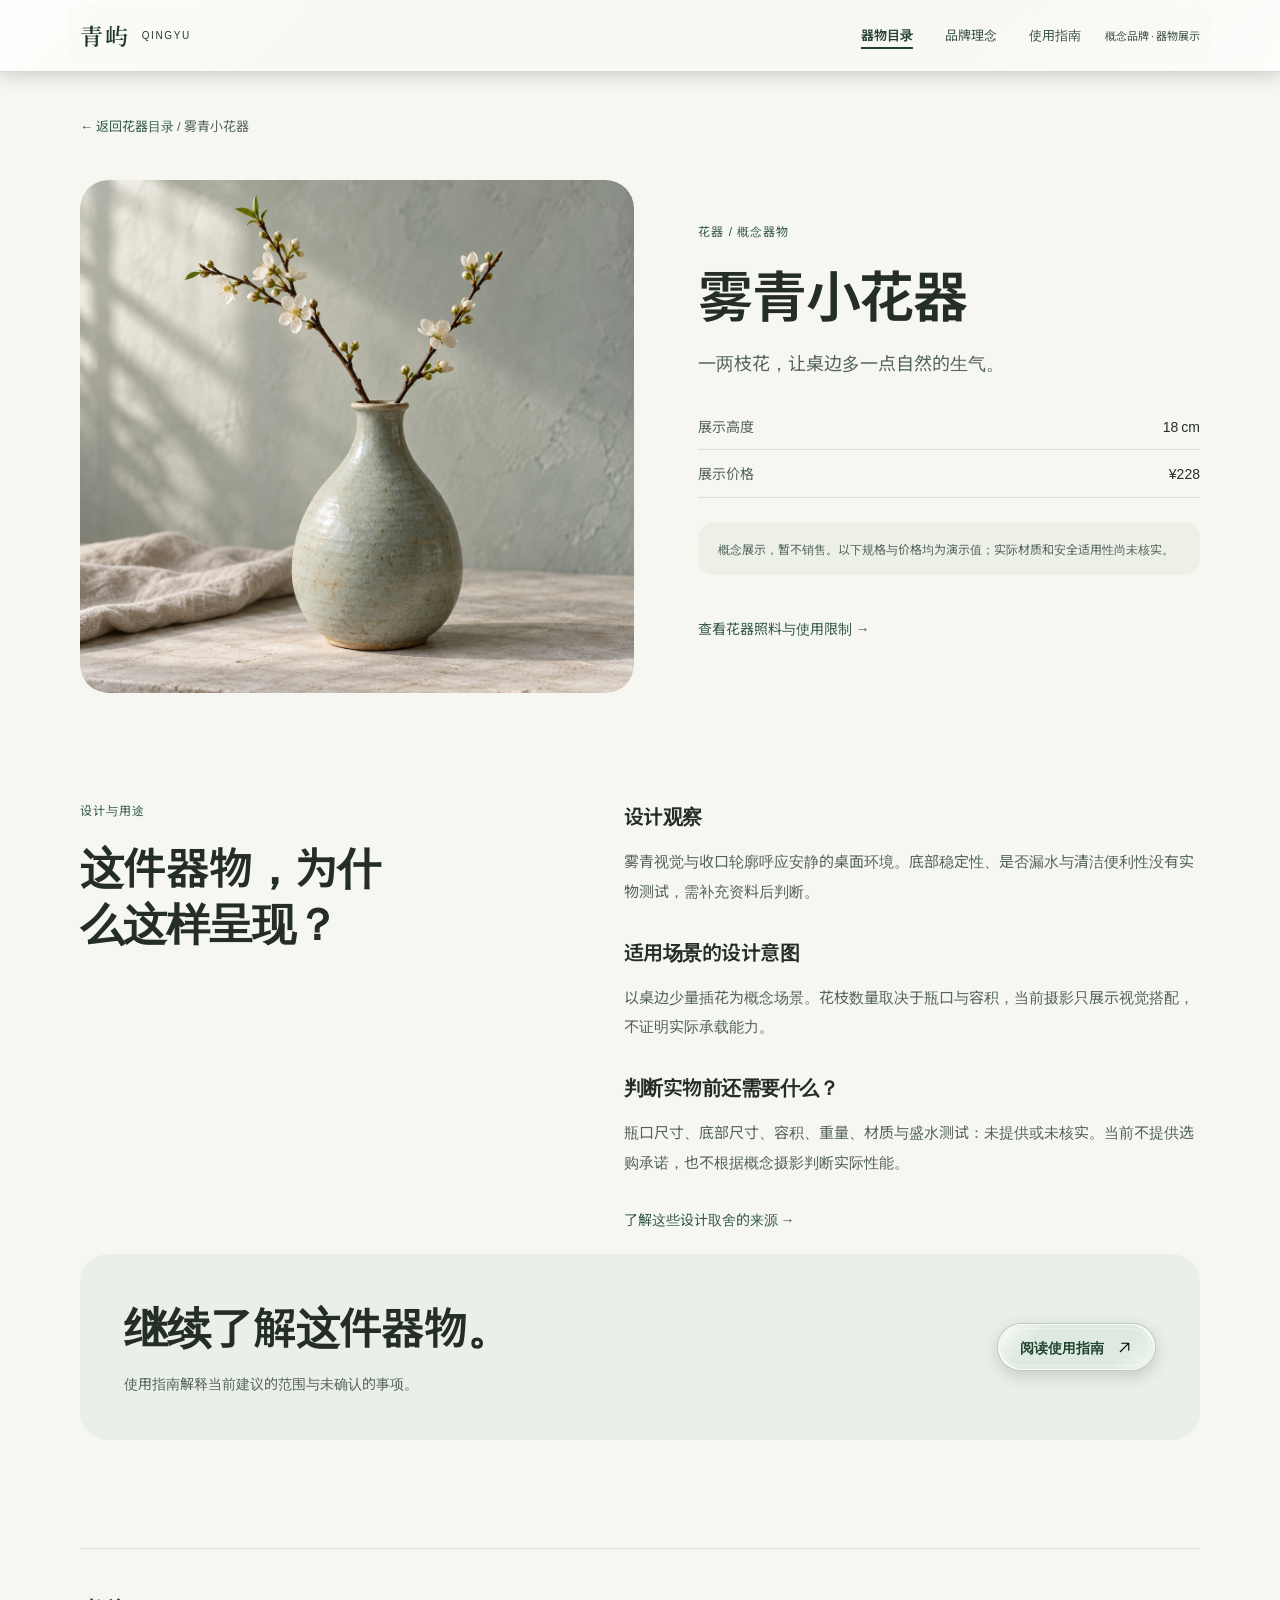
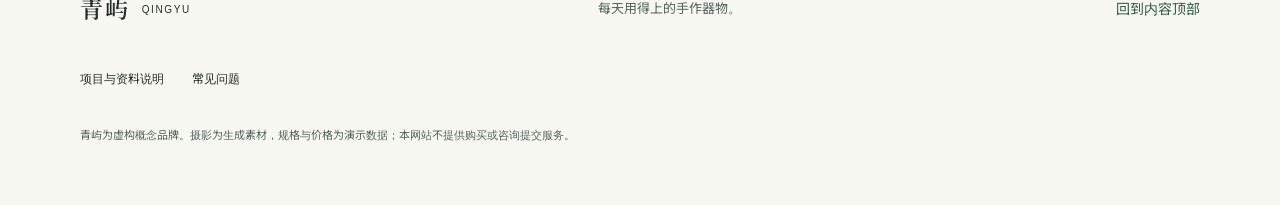
<file: product-vase.html>
<!doctype html><html lang="zh-CN"><head><meta charset="utf-8"><meta name="viewport" content="width=device-width,initial-scale=1"><meta name="description" content="青屿概念品牌：了解器物、设计理念与使用资料。暂不提供购买。"><title>雾青小花器 · 青屿</title><link rel="stylesheet" href="fonts.css?v=20261010-title2"><link rel="stylesheet" href="style.css?v=20261010-title2"><link rel="stylesheet" href="content.css?v=20261010-title2"><link rel="stylesheet" href="interaction.css?v=20261010-title2"><link rel="stylesheet" href="apple.css?v=20261010-title2"><link rel="stylesheet" href="glass/liquid-glass.css?v=20261010-title2"><link rel="stylesheet" href="glass.css?v=20261010-title2"><script defer src="site.js?v=20261010-title2"></script><script defer src="interaction.js?v=20261010-title2"></script></head><body data-design="apple" data-material="glass"><a class="skip" href="#main">跳到主要内容</a><header class="site-header clg clg--nav" data-glass="strong"><div class="clg__content glass-header-content"><a class="brand" href="index.html" aria-label="青屿首页"><strong>青屿</strong><span>QINGYU</span></a><nav class="desktop-nav" aria-label="主导航"><a href="products.html" aria-current="page">器物目录</a><a href="about.html">品牌理念</a><a href="care.html">使用指南</a></nav><button class="menu-button" aria-label="打开导航" aria-expanded="false" aria-controls="mobile-nav"><img src="list.svg" class="icon" alt=""></button><span class="header-note">概念品牌 · 器物展示</span></div></header><nav id="mobile-nav" class="mobile-nav clg clg--nav" aria-label="手机导航" hidden data-glass="strong"><div class="clg__content clg__links"><a href="products.html" aria-current="page">器物目录</a><a href="about.html">品牌理念</a><a href="care.html">使用指南</a></div></nav><noscript><nav class="fallback-nav container" aria-label="无脚本导航"><a href="products.html" aria-current="page">器物目录</a><a href="about.html">品牌理念</a><a href="care.html">使用指南</a></nav></noscript><main id="main" tabindex="-1"><div class="breadcrumb container"><a id="back-catalog" href="products.html?category=vase">← 返回花器目录</a><span> / 雾青小花器</span></div><section class="detail-hero container"><div class="hero-bezel"><figure class="hero-photo"><img src="vase.png" alt="雾青小花器概念摄影" width="1254" height="1254"></figure></div><div><p class="eyebrow">花器 / 概念器物</p><h1>雾青小花器</h1><p class="detail-lead">一两枝花，让桌边多一点自然的生气。</p><dl class="spec-list"><div><dt>展示高度</dt><dd>18 cm</dd></div><div><dt>展示价格</dt><dd>¥228</dd></div></dl><p class="notice">概念展示，暂不销售。以下规格与价格均为演示值；实际材质和安全适用性尚未核实。</p><a class="text-link" href="care.html#vase">查看花器照料与使用限制 →</a></div></section><section class="content-section container reading-grid"><div><p class="eyebrow">设计与用途</p><h2>这件器物，为什么这样呈现？</h2></div><div class="reading"><h3>设计观察</h3><p>雾青视觉与收口轮廓呼应安静的桌面环境。底部稳定性、是否漏水与清洁便利性没有实物测试，需补充资料后判断。</p><h3>适用场景的设计意图</h3><p>以桌边少量插花为概念场景。花枝数量取决于瓶口与容积，当前摄影只展示视觉搭配，不证明实际承载能力。</p><h3>判断实物前还需要什么？</h3><p>瓶口尺寸、底部尺寸、容积、重量、材质与盛水测试：未提供或未核实。当前不提供选购承诺，也不根据概念摄影判断实际性能。</p><a class="text-link" href="about.html#principles">了解这些设计取舍的来源 →</a></div></section><section class="content-section container guide-panel"><div><h2>继续了解这件器物。</h2><p>使用指南解释当前建议的范围与未确认的事项。</p></div><a class="primary clg clg--button glass-primary" href="care.html#vase" data-glass="strong"><span class="clg__content">阅读使用指南<span><img class="icon" src="arrow-up-right.svg" alt=""></span></span></a></section></main><footer class="site-footer container"><a class="brand" href="index.html"><strong>青屿</strong><span>QINGYU</span></a><span>每天用得上的手作器物。</span><a class="text-link" href="#main">回到内容顶部</a><div class="footer-links"><a href="about.html#project">项目与资料说明</a><a href="care.html#faq">常见问题</a></div><small>青屿为虚构概念品牌。摄影为生成素材，规格与价格为演示数据；本网站不提供购买或咨询提交服务。</small></footer></body></html>
</file>
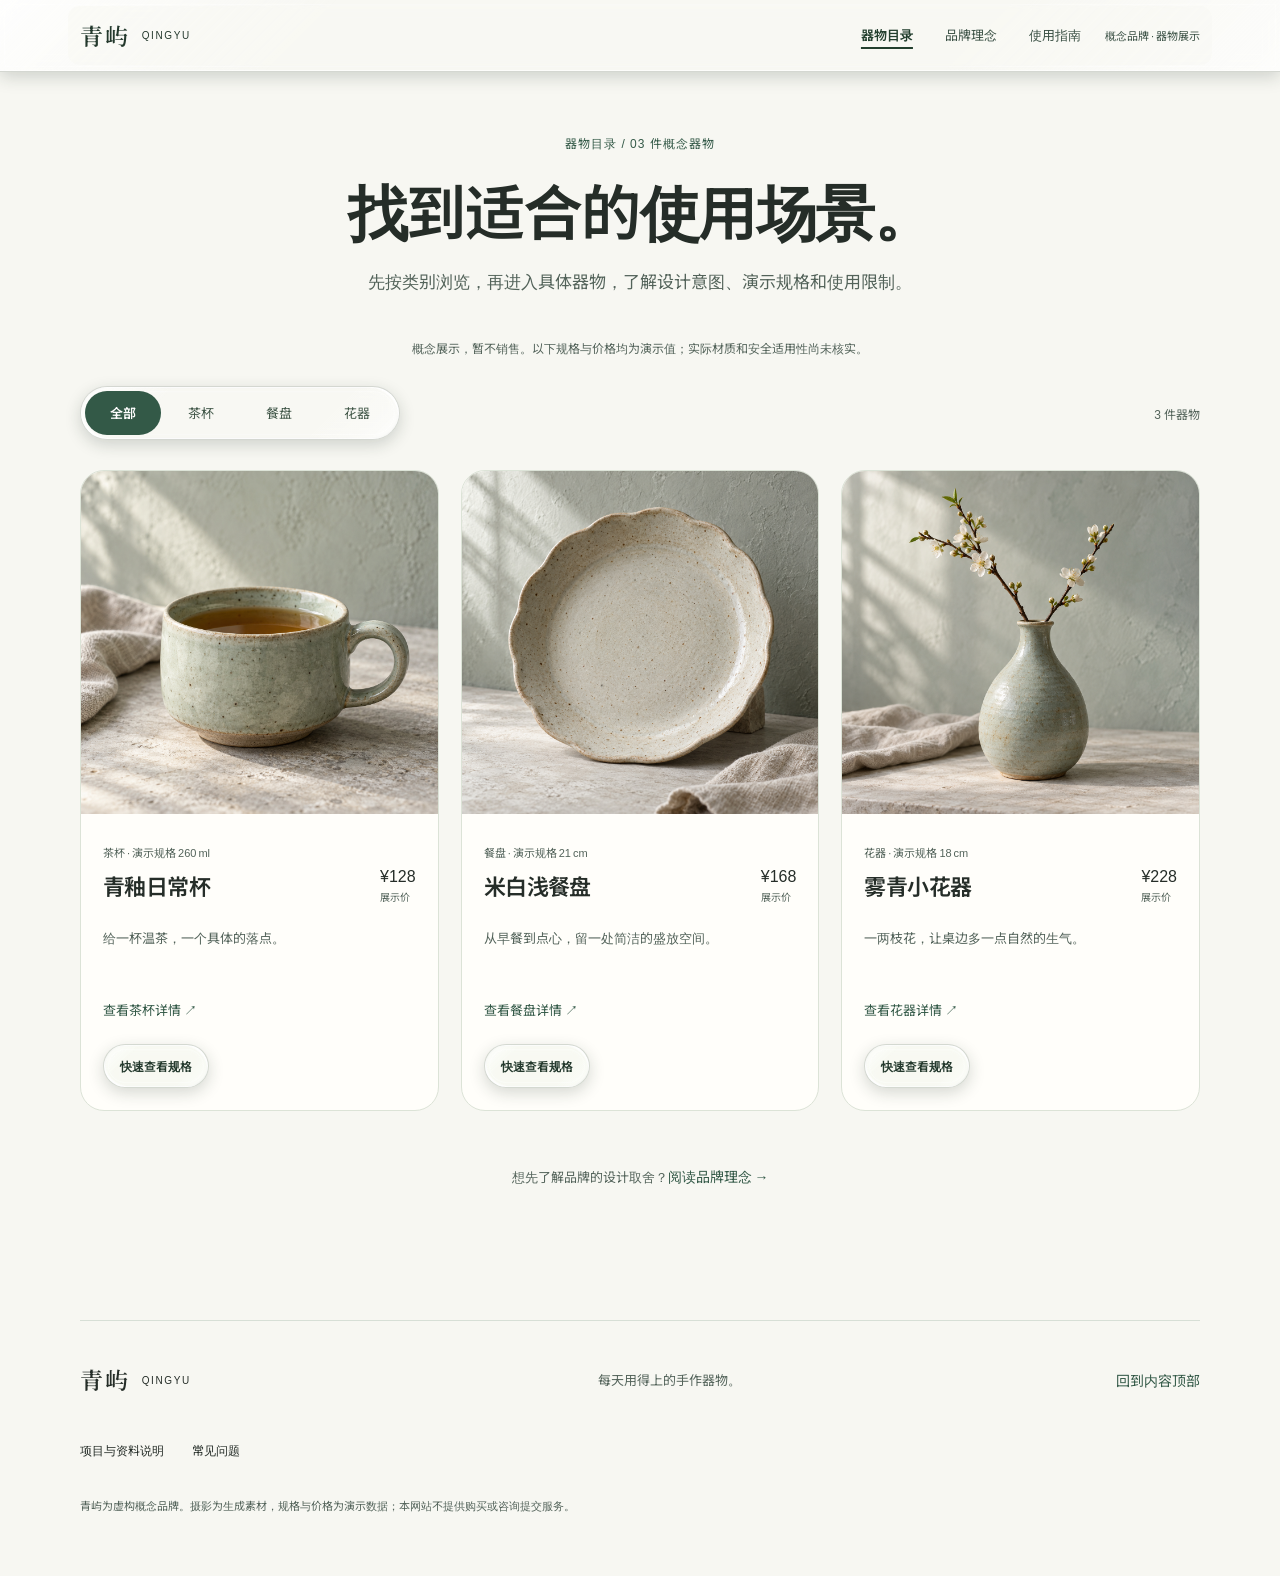
<file: products.html>
<!doctype html><html lang="zh-CN"><head><meta charset="utf-8"><meta name="viewport" content="width=device-width,initial-scale=1"><meta name="description" content="青屿概念品牌：了解器物、设计理念与使用资料。暂不提供购买。"><title>器物目录 · 青屿</title><link rel="stylesheet" href="fonts.css?v=20261010-title2"><link rel="stylesheet" href="style.css?v=20261010-title2"><link rel="stylesheet" href="content.css?v=20261010-title2"><link rel="stylesheet" href="interaction.css?v=20261010-title2"><link rel="stylesheet" href="apple.css?v=20261010-title2"><link rel="stylesheet" href="glass/liquid-glass.css?v=20261010-title2"><link rel="stylesheet" href="glass.css?v=20261010-title2"><script defer src="site.js?v=20261010-title2"></script><script defer src="interaction.js?v=20261010-title2"></script></head><body data-design="apple" data-material="glass"><a class="skip" href="#main">跳到主要内容</a><header class="site-header clg clg--nav" data-glass="strong"><div class="clg__content glass-header-content"><a class="brand" href="index.html" aria-label="青屿首页"><strong>青屿</strong><span>QINGYU</span></a><nav class="desktop-nav" aria-label="主导航"><a href="products.html" aria-current="page">器物目录</a><a href="about.html">品牌理念</a><a href="care.html">使用指南</a></nav><button class="menu-button" aria-label="打开导航" aria-expanded="false" aria-controls="mobile-nav"><img src="list.svg" class="icon" alt=""></button><span class="header-note">概念品牌 · 器物展示</span></div></header><nav id="mobile-nav" class="mobile-nav clg clg--nav" aria-label="手机导航" hidden data-glass="strong"><div class="clg__content clg__links"><a href="products.html" aria-current="page">器物目录</a><a href="about.html">品牌理念</a><a href="care.html">使用指南</a></div></nav><noscript><nav class="fallback-nav container" aria-label="无脚本导航"><a href="products.html" aria-current="page">器物目录</a><a href="about.html">品牌理念</a><a href="care.html">使用指南</a></nav></noscript><main id="main" tabindex="-1"><section class="page-intro container"><p class="eyebrow">器物目录 / 03 件概念器物</p><h1>找到适合的使用场景。</h1><p>先按类别浏览，再进入具体器物，了解设计意图、演示规格和使用限制。</p></section><section class="content-section catalog container" aria-label="产品列表"><p class="notice">概念展示，暂不销售。以下规格与价格均为演示值；实际材质和安全适用性尚未核实。</p><div class="product-tools"><nav class="filters clg" aria-label="按器物类别筛选" data-glass="strong"><div class="clg__content glass-filter-content"><a href="products.html?category=all" data-filter="all">全部</a><a href="products.html?category=cup" data-filter="cup">茶杯</a><a href="products.html?category=plate" data-filter="plate">餐盘</a><a href="products.html?category=vase" data-filter="vase">花器</a></div></nav><span id="result-count" role="status" aria-live="polite">3 件器物</span></div><div class="product-grid"><article class="product" data-category="cup"><a class="product-open" href="product-cup.html?from=all"><div class="product-bezel"><div class="product-photo"><img src="cup.png" alt="青釉日常杯概念摄影" width="1254" height="1254" loading="lazy"></div></div><div class="product-info"><div class="product-name-block"><span class="product-category">茶杯 · 演示规格 260 ml</span><h3>青釉日常杯</h3></div><span class="product-price">¥128<small>展示价</small></span></div><p class="card-intro">给一杯温茶，一个具体的落点。</p><span class="card-action">查看茶杯详情 ↗</span></a><button hidden class="quick-view clg clg--button glass-quick" data-quick="cup" aria-label="快速查看青釉日常杯" data-glass="strong"><span class="clg__content">快速查看规格</span></button></article><article class="product" data-category="plate"><a class="product-open" href="product-plate.html?from=all"><div class="product-bezel"><div class="product-photo"><img src="plate.png" alt="米白浅餐盘概念摄影" width="1254" height="1254" loading="lazy"></div></div><div class="product-info"><div class="product-name-block"><span class="product-category">餐盘 · 演示规格 21 cm</span><h3>米白浅餐盘</h3></div><span class="product-price">¥168<small>展示价</small></span></div><p class="card-intro">从早餐到点心，留一处简洁的盛放空间。</p><span class="card-action">查看餐盘详情 ↗</span></a><button hidden class="quick-view clg clg--button glass-quick" data-quick="plate" aria-label="快速查看米白浅餐盘" data-glass="strong"><span class="clg__content">快速查看规格</span></button></article><article class="product" data-category="vase"><a class="product-open" href="product-vase.html?from=all"><div class="product-bezel"><div class="product-photo"><img src="vase.png" alt="雾青小花器概念摄影" width="1254" height="1254" loading="lazy"></div></div><div class="product-info"><div class="product-name-block"><span class="product-category">花器 · 演示规格 18 cm</span><h3>雾青小花器</h3></div><span class="product-price">¥228<small>展示价</small></span></div><p class="card-intro">一两枝花，让桌边多一点自然的生气。</p><span class="card-action">查看花器详情 ↗</span></a><button hidden class="quick-view clg clg--button glass-quick" data-quick="vase" aria-label="快速查看雾青小花器" data-glass="strong"><span class="clg__content">快速查看规格</span></button></article></div><p class="catalog-note">想先了解品牌的设计取舍？<a class="text-link" href="about.html">阅读品牌理念 →</a></p></section></main><footer class="site-footer container"><a class="brand" href="index.html"><strong>青屿</strong><span>QINGYU</span></a><span>每天用得上的手作器物。</span><a class="text-link" href="#main">回到内容顶部</a><div class="footer-links"><a href="about.html#project">项目与资料说明</a><a href="care.html#faq">常见问题</a></div><small>青屿为虚构概念品牌。摄影为生成素材，规格与价格为演示数据；本网站不提供购买或咨询提交服务。</small></footer></body></html>
</file>
<file: fonts.css>
@font-face {
  font-family: 'QingyuSans';
  font-style: normal;
  font-weight: 400;
  font-display: swap;
  src: url(qingyusans-1.ttf) format('truetype');
}
@font-face {
  font-family: 'QingyuSans';
  font-style: normal;
  font-weight: 600;
  font-display: swap;
  src: url(qingyusans-2.ttf) format('truetype');
}

@font-face {
  font-family: 'QingyuSerif';
  font-style: normal;
  font-weight: 400;
  font-display: swap;
  src: url(qingyuserif-1.ttf) format('truetype');
}
@font-face {
  font-family: 'QingyuSerif';
  font-style: normal;
  font-weight: 600;
  font-display: swap;
  src: url(qingyuserif-2.ttf) format('truetype');
}
</file>
<file: style.css>
*{box-sizing:border-box}html{scroll-behavior:smooth;scroll-padding-top:32px}body{margin:0;font-family:QingyuSans,"Microsoft YaHei",sans-serif;font-size:16px;line-height:1.65;color:var(--ink);background:var(--paper);--ease:cubic-bezier(.23,1,.32,1);--paper:#edf1ee;--ink:#1a3935;--muted:#4c655f;--accent:#234e48;--line:#bccbc4;--display:QingyuSans,"Microsoft YaHei",sans-serif;--radius:0px;accent-color:var(--accent);caret-color:var(--accent)}body[data-design=b]{--paper:#fbfbf8;--ink:#2c3430;--muted:#60645f;--accent:#293c34;--line:#eaeaea;--display:QingyuSerif,"Songti SC",serif;--radius:8px}body[data-design=c]{--paper:#f8f6f0;--ink:#34382f;--muted:#65695a;--accent:#455c3f;--line:#d6dccb;--display:QingyuSerif,"Songti SC",serif;--radius:28px}a{color:inherit;text-decoration:none}button,select{font:inherit;color:inherit}button,a,summary{-webkit-tap-highlight-color:transparent;touch-action:manipulation}button{cursor:pointer}button:disabled{cursor:default}button{border:0;background:none}img{max-width:100%;display:block}figure{margin:0}h1,h2,h3,p{margin:0}h1,h2{font-family:var(--display);font-weight:400}h2{font-size:clamp(26px,3.5vw,46px);line-height:1.45;letter-spacing:-.035em;text-wrap:balance}h3{font-weight:600}::selection{background:#c7dbc8;color:#19352d}:focus-visible{outline:3px solid #426a57;outline-offset:5px}::-webkit-scrollbar{width:9px}::-webkit-scrollbar-thumb{background:#a9b6a9;border:2px solid var(--paper);border-radius:8px}.icon{width:20px;height:20px;flex:none}.container{width:min(1280px,calc(100% - 128px));margin-inline:auto}.skip{position:fixed;top:-100px;left:24px;z-index:20;background:var(--ink);color:white;padding:12px}.skip:focus{top:12px}.site-header{width:min(1280px,calc(100% - 128px));margin:0 auto;height:112px;display:flex;align-items:center;justify-content:space-between;gap:24px}.brand{display:flex;align-items:center;gap:16px;flex:none}.brand strong{font-family:QingyuSerif,serif;font-size:30px;font-weight:600;letter-spacing:.08em;line-height:1.3}.brand span{font-size:11px;letter-spacing:.16em}.desktop-nav{display:flex;gap:34px;font-size:14px}.desktop-nav a,.secondary{position:relative}.desktop-nav a::after,.secondary::after{content:"";position:absolute;left:0;right:0;bottom:-5px;height:1px;background:currentColor;transform:scaleX(0);transform-origin:left;transition:transform 180ms var(--ease)}.header-note{font-size:12px;color:var(--muted)}.menu-button{display:none;width:44px;height:44px}.mobile-nav[hidden]{display:none}.mobile-nav{margin:0 20px 16px;padding:12px;background:var(--paper);border:1px solid var(--line);display:flex;gap:16px;flex-wrap:wrap}.mobile-nav a{font-size:14px;min-height:44px;display:flex;align-items:center}.hero{position:relative}.hero-copy h1{font-size:clamp(40px,4.9vw,70px);letter-spacing:-.04em;line-height:1.4;text-wrap:balance}.hero-copy h1 span{display:block;white-space:nowrap}.hero-copy p{max-width:310px;font-size:16px;line-height:1.9;color:var(--muted);margin-top:28px}.hero-actions{display:flex;align-items:center;gap:27px;margin-top:38px}.primary{display:inline-flex;align-items:center;justify-content:space-between;gap:28px;min-height:50px;padding:14px 22px;background:var(--accent);color:white;border-radius:var(--radius);font-size:14px;font-weight:600;transition:transform 170ms var(--ease);border:1px solid transparent;text-align:left;white-space:normal}.primary .icon{filter:invert(1)}.primary:active{transform:scale(.98)}.secondary{font-size:14px;padding-block:12px}.hero-photo{overflow:hidden;position:relative}.hero-photo>img{width:100%;height:100%;object-fit:cover}.hero-photo figcaption{position:absolute;bottom:24px;left:24px;right:24px;display:flex;justify-content:space-between;background:rgba(248,250,244,.94);padding:12px 16px;font-size:12px;letter-spacing:.03em;color:#293c34}.hero-photo figcaption span{font-variant-numeric:tabular-nums}.hero-a{width:min(1380px,calc(100% - 48px));margin:auto;display:grid;grid-template-columns:1fr 1fr;background:#dbe5dc;min-height:660px}.hero-a .hero-copy{padding:100px 30px 110px 56px;z-index:1}.hero-a .hero-photo{height:660px;align-self:start}.hero-a .hero-photo img{object-position:52% 55%}.hero-foot{position:absolute;left:56px;bottom:28px;right:calc(50% + 28px);display:flex;align-items:center;justify-content:space-between;font-size:12px;color:var(--muted)}.hero-foot a{border:1px solid #789388;border-radius:50%;height:40px;width:40px;display:grid;place-items:center}.hero-b{width:min(1280px,calc(100% - 128px));margin:28px auto 0;display:grid;grid-template-columns:1fr 1fr;gap:72px;align-items:center}.hero-b .hero-photo{grid-column:1;grid-row:1;aspect-ratio:1/1.08;border-radius:8px}.hero-b .hero-copy{grid-column:2;grid-row:1;padding-bottom:28px}.hero-b h1{font-size:clamp(36px,4.2vw,60px)}.hero-b .hero-copy p{max-width:360px;margin-top:32px}.hero-b .hero-photo figcaption{background:rgba(251,251,248,.95);border-radius:4px}.hero-b .primary{border-radius:5px}.hero-b .hero-actions{margin-top:36px}.hero-c{width:min(1280px,calc(100% - 128px));margin:34px auto 0;padding-bottom:28px;display:grid;grid-template-columns:.94fr 1.06fr;align-items:center;gap:64px}.hero-c .hero-copy{padding:16px 0 36px 16px}.hero-c h1{font-size:clamp(36px,4.2vw,60px)}.hero-c .hero-copy p{max-width:320px}.hero-bezel{background:#e8ecde;padding:12px;border-radius:42px;box-shadow:0 24px 60px -34px #62725565;transform:rotate(2deg)}.hero-bezel .hero-photo{aspect-ratio:1/1.1;border-radius:32px}.hero-bezel .hero-photo figcaption{border-radius:18px;background:rgba(249,251,244,.97)}.hero-c .primary{border-radius:999px;padding:8px 10px 8px 25px;gap:25px;min-height:54px}.hero-c .primary span{background:#ffffff25;border-radius:50%;width:36px;height:36px;display:grid;place-items:center}body[data-design=c] .site-header{height:80px;width:min(1280px,calc(100% - 128px));margin-top:20px;padding:0 28px;background:#ffffff9e;border-radius:999px;box-shadow:0 12px 40px -24px #62725545}.products-section{padding-top:104px;scroll-margin-top:24px}.section-heading{display:flex;align-items:end;justify-content:space-between;gap:28px}.section-heading p{color:var(--muted);font-size:14px;line-height:1.8}.product-tools{display:flex;justify-content:space-between;align-items:center;gap:16px;margin-top:38px;margin-bottom:28px}.filters{display:flex;gap:12px;flex-wrap:wrap}.filters button{min-height:44px;padding:9px 18px;color:var(--muted);border:1px solid transparent;border-radius:var(--radius);font-size:14px}.filters button[aria-pressed=true]{color:var(--ink);border-color:var(--accent);font-weight:600}.product-tools>span{font-size:12px;color:var(--muted);white-space:nowrap}.product-grid{display:grid;grid-template-columns:repeat(3,minmax(0,1fr));gap:32px;min-height:240px}.product{min-width:0}.product-open{text-align:left;padding:0;width:100%;display:block;border-radius:var(--radius)}.product-photo{aspect-ratio:1/1.03;background:#e7eae3;overflow:hidden;border-radius:var(--radius)}.product-photo>img{width:100%;height:100%;object-fit:cover;transition:transform 350ms var(--ease)}.product-info{display:grid;grid-template-columns:minmax(0,1fr) auto;position:relative;gap:12px 14px;align-items:start;margin-top:20px;min-height:82px;padding-right:30px}.product-name-block{min-width:0}.product-category{font-size:12px;color:var(--muted)}.product-info h3{font-size:18px;font-weight:500;line-height:1.65;margin-top:5px;overflow-wrap:anywhere}.product-price{font-size:16px;white-space:nowrap;font-variant-numeric:tabular-nums;padding-top:25px}.product-arrow{position:absolute;right:0;top:27px}.product-arrow .icon{height:18px;width:18px}.image-fallback{display:flex;flex-direction:column;justify-content:center;align-items:center;padding:28px;text-align:center;background:#e4e9e0;gap:12px;color:#324c3d}.image-fallback strong{font-family:var(--display);font-size:32px;font-weight:400}.image-fallback span{font-size:13px;line-height:1.8;max-width:20ch}.empty-state{grid-column:1/-1;min-height:280px;display:flex;flex-direction:column;align-items:center;justify-content:center;text-align:center;gap:16px;border:1px solid var(--line);padding:24px;border-radius:var(--radius)}.empty-state h3{font-size:24px;font-family:var(--display);font-weight:400}.empty-state p{color:var(--muted);font-size:14px}.empty-state .primary{margin-top:8px}.story{display:grid;grid-template-columns:1fr 1fr;gap:100px;align-items:center;padding-top:128px}.story-image{aspect-ratio:1.12;overflow:hidden;border-radius:var(--radius)}.story-image img{width:100%;height:100%;object-fit:cover;object-position:50% 62%}.story-copy p{max-width:360px;color:var(--muted);line-height:2;margin-top:28px}.text-link{display:inline-flex;gap:16px;align-items:center;font-size:14px;padding:12px 0;text-decoration:underline;text-underline-offset:6px}.story-copy .text-link{margin-top:24px}.care{display:grid;grid-template-columns:1fr 1fr;gap:100px;padding-top:120px;padding-bottom:100px}.care h2{font-size:30px}.care details{border-bottom:1px solid var(--line);padding:20px 0}.care details:first-child{border-top:1px solid var(--line)}.care summary{cursor:pointer;min-height:30px;font-size:16px;font-weight:500}.care details p{font-size:14px;color:var(--muted);margin-top:14px;max-width:45ch;line-height:1.9}.site-footer{display:grid;grid-template-columns:1fr 1fr auto;align-items:center;gap:32px;border-top:1px solid var(--line);padding-top:36px;padding-bottom:80px}.site-footer>span{color:var(--muted);font-size:13px}.site-footer small{grid-column:1/-1;font-size:11px;color:var(--muted)}body[data-design=b] .products-section{padding-top:112px}body[data-design=b] .section-heading h2{font-size:36px}body[data-design=b] .product-grid{gap:28px}body[data-design=b] .product-open{padding:18px;border:1px solid #eaeaea;border-radius:8px}body[data-design=b] .product-photo{border-radius:4px}body[data-design=b] .product-info h3{font-family:QingyuSerif,serif;font-size:18px}body[data-design=b] .story{grid-template-columns:1.05fr .95fr}body[data-design=b] .story-image{aspect-ratio:1.25}body[data-design=c] .products-section{padding-top:100px}body[data-design=c] .product-grid{gap:30px}body[data-design=c] .product-open{background:#fffefa;padding:12px 12px 20px;border-radius:32px;box-shadow:0 16px 42px -30px #5563425c}body[data-design=c] .product-bezel{padding:6px;background:#eef0e7;border-radius:25px}body[data-design=c] .product-photo{border-radius:19px}body[data-design=c] .product-info{margin:18px 8px 0}body[data-design=c] .filters button{border-radius:999px}body[data-design=c] .filters button[aria-pressed=true]{background:#e5eadb;border-color:transparent}body[data-design=c] .story-image{border-radius:36px}body[data-design=c] .care{padding-top:120px}body[data-design=c] .care-list{padding:0 24px;background:#eeefe7;border-radius:24px}body[data-design=c] .care details:first-child{border-top:0}body[data-design=c] .care details:last-child{border-bottom:0}
dialog{width:min(900px,calc(100% - 48px));padding:0;border:0;border-radius:16px;color:var(--ink);background:var(--paper);max-height:calc(100dvh - 48px);overflow:auto;box-shadow:0 24px 90px #152e3040}dialog::backdrop{background:#17251dcc;backdrop-filter:blur(4px)}.dialog-close{position:absolute;right:14px;top:14px;width:44px;height:44px;display:grid;place-items:center;border-radius:50%;background:#fbfcf3;z-index:1}.detail-layout{display:grid;grid-template-columns:1fr 1fr}.detail-layout #detail-image{min-height:400px;aspect-ratio:1/1.15;background:#e6e9e1}.detail-layout #detail-image img{width:100%;height:100%;object-fit:cover}.detail-copy{padding:60px 34px 36px;min-width:0}.detail-copy>span{font-size:13px;color:var(--muted)}.detail-copy h2{font-size:28px;margin-top:14px;overflow-wrap:anywhere}.detail-copy>p{font-size:14px;color:var(--muted);margin-top:22px;line-height:1.9}.detail-copy dl{margin:26px 0}.detail-copy dl div{display:flex;justify-content:space-between;gap:24px;border-bottom:1px solid var(--line);padding:10px 0;font-size:14px}.detail-copy dt{color:var(--muted)}.detail-copy dd{margin:0;font-variant-numeric:tabular-nums}.detail-copy .detail-note{font-size:12px}.detail-copy .primary{margin-top:28px;width:100%;border-radius:6px}.modal-open{overflow:hidden}.experiment[hidden]{display:none}.experiment{position:fixed;left:50%;bottom:14px;transform:translateX(-50%);z-index:5;background:#fff;color:#30342e;border:1px solid #dce0d8;box-shadow:0 8px 28px #26362618;border-radius:12px;padding:8px 12px;display:flex;align-items:center;gap:18px;font-family:QingyuSans,sans-serif;font-size:12px;max-width:calc(100% - 24px);width:max-content}.experiment>a{padding:6px 0;text-decoration:underline;text-underline-offset:4px;white-space:nowrap}.experiment nav{display:flex;gap:4px}.experiment nav a{width:30px;height:30px;display:grid;place-items:center;border-radius:6px}.experiment nav a[aria-current=page]{background:#e8ece5;font-weight:600}.experiment label{display:flex;align-items:center;gap:8px;white-space:nowrap}.experiment select{background:#f2f4ef;border:1px solid #cdd3c6;padding:6px;font-size:12px;max-width:110px;border-radius:5px}
@media(hover:hover) and (pointer:fine){.desktop-nav a:hover::after,.secondary:hover::after{transform:scaleX(1)}.product-open:hover .product-photo>img{transform:scale(1.035)}.primary:hover{transform:translateY(-2px)}.filters button:hover{background:#d4dec855}.experiment nav a:hover{background:#eef2e8}}
@media(max-width:1100px){.container,.site-header{width:calc(100% - 64px)}.header-note{display:none}.hero-a .hero-copy{padding:100px 24px 120px 32px}.hero-a{min-height:590px}.hero-a .hero-photo{height:590px}.hero-a h1{font-size:clamp(34px,5vw,56px)}.hero-foot{left:32px}.hero-b,.hero-c{width:calc(100% - 64px);gap:40px}.hero-b h1,.hero-c h1{font-size:clamp(32px,4.5vw,48px)}body[data-design=c] .site-header{width:calc(100% - 64px)}.story,.care{gap:60px}.product-grid{gap:20px}.product-info{grid-template-columns:minmax(0,1fr);padding-right:24px}.product-price{padding-top:0}.product-arrow{top:29px}.product-info h3{font-size:17px}.hero-actions{gap:20px}}
@media(max-width:767px){html{scroll-padding-top:20px}.container,.site-header{width:calc(100% - 40px)}.site-header{height:84px;gap:16px}.brand strong{font-size:27px}.brand span{font-size:10px}.desktop-nav{display:none}.menu-button{display:grid;place-items:center;margin-left:auto}.hero-copy h1{font-size:clamp(34px,8.9vw,56px);line-height:1.45}.hero-copy p{font-size:14px;max-width:30ch;margin-top:22px;line-height:1.9}.hero-actions{margin-top:26px;gap:25px}.hero-actions .primary{min-height:48px;padding:13px 20px;font-size:13px}.secondary{font-size:13px}.hero-a{width:calc(100% - 24px);display:flex;flex-direction:column;min-height:0}.hero-a .hero-copy{padding:38px 20px 34px}.hero-a .hero-photo{height:auto;width:100%;aspect-ratio:1.15;align-self:auto}.hero-a .hero-photo img{object-position:50% 60%}.hero-a .hero-foot{position:static;padding:16px 20px;gap:16px;font-size:11px}.hero-photo figcaption{left:16px;right:16px;bottom:16px;padding:10px 12px;font-size:11px}.hero-b{width:calc(100% - 40px);display:flex;flex-direction:column;gap:30px;margin-top:24px;align-items:stretch}.hero-b .hero-copy{padding-bottom:0}.hero-b h1{font-size:clamp(34px,8.9vw,56px)}.hero-b .hero-photo{aspect-ratio:1.1}.hero-b .hero-copy p{max-width:30ch;margin-top:20px}.hero-b .hero-actions{margin-top:26px}.hero-c{width:calc(100% - 40px);display:flex;flex-direction:column;gap:28px;margin-top:32px;align-items:stretch}.hero-c .hero-copy{padding:0 4px}.hero-c h1{font-size:clamp(34px,8.9vw,56px)}.hero-bezel{padding:8px;border-radius:30px;transform:none}.hero-bezel .hero-photo{border-radius:23px;aspect-ratio:1.13}.hero-c .primary{padding:7px 8px 7px 22px;min-height:50px}.hero-c .primary span{width:32px;height:32px}body[data-design=c] .site-header{margin-top:12px;width:calc(100% - 24px);height:70px;padding:0 20px}.products-section,body[data-design=b] .products-section,body[data-design=c] .products-section{padding-top:70px}.section-heading{display:block}.section-heading h2,body[data-design=b] .section-heading h2{font-size:28px}.section-heading p{margin-top:14px;font-size:13px}.section-heading p br{display:none}.product-tools{margin-top:24px;margin-bottom:22px;gap:6px}.filters{gap:3px;flex-wrap:nowrap}.filters button{font-size:13px;padding:8px 12px;min-height:44px}.product-tools>span{font-size:11px}.product-grid,body[data-design=b] .product-grid,body[data-design=c] .product-grid{grid-template-columns:minmax(0,1fr);gap:28px}.product-photo{aspect-ratio:1.15}.product-info{grid-template-columns:minmax(0,1fr) auto;padding-right:28px;margin-top:16px;min-height:64px;gap:10px}.product-price{padding-top:25px;font-size:15px}.product-info h3{font-size:18px}.product-category{font-size:11px}.product-arrow{top:27px}body[data-design=b] .product-open{padding:14px}body[data-design=c] .product-open{padding:10px 10px 18px;border-radius:28px}body[data-design=c] .product-info{margin-top:14px}.story,body[data-design=b] .story{display:flex;flex-direction:column;gap:32px;padding-top:80px;align-items:stretch}.story-image,body[data-design=b] .story-image{aspect-ratio:1.15}.story-copy h2{font-size:32px}.story-copy p{font-size:14px;margin-top:20px;max-width:34ch}.story-copy .text-link{margin-top:16px;font-size:13px}.care,body[data-design=c] .care{display:block;padding-top:72px;padding-bottom:62px}.care h2{font-size:27px;margin-bottom:24px}.care summary{font-size:15px}.site-footer{grid-template-columns:1fr auto;padding-top:28px;padding-bottom:100px;gap:20px}.site-footer>span{grid-column:1/-1;font-size:12px;grid-row:2}.site-footer small{font-size:10px;line-height:1.9;max-width:32ch}.site-footer .text-link{font-size:12px;gap:10px}.site-footer .brand span{display:none}.detail-layout{display:block}.detail-layout #detail-image{aspect-ratio:1.3;min-height:0;height:230px}.detail-copy{padding:24px}.detail-copy h2{font-size:25px}.detail-copy>p{margin-top:16px}.detail-copy dl{margin:18px 0}.detail-copy .primary{margin-top:20px}dialog{width:calc(100% - 24px);max-height:calc(100dvh - 24px)}.experiment{gap:10px;padding:7px 9px;bottom:10px;font-size:11px}.experiment label{gap:5px}.experiment select{max-width:96px;font-size:11px}.experiment nav{gap:0}.experiment nav a{width:26px}.experiment label{font-size:0}.experiment select{font-size:11px}}
@media(max-width:359px){.hero-copy h1,.hero-b h1,.hero-c h1{font-size:30px}.filters button{padding:8px 9px}.hero-actions{gap:18px}.hero-actions .primary{padding-inline:16px}.product-info{grid-template-columns:minmax(0,1fr)}.product-price{padding-top:0}.brand span{display:none}}
@media(prefers-reduced-motion:reduce){html{scroll-behavior:auto}*,*::before,*::after{animation:none!important;transition:none!important}.primary:hover,.product-open:hover .product-photo>img{transform:none}}
</file>
<file: content.css>
/* Incremental C-baseline content architecture. */
main{outline:none}a[aria-current=page]{font-weight:600;text-decoration:underline;text-underline-offset:7px}.eyebrow{font:12px QingyuSans,sans-serif;letter-spacing:.1em;color:var(--muted);margin-bottom:18px}.hero-copy .hero-disclosure{font-size:12px;margin-top:20px}.content-section{padding-top:88px;padding-bottom:12px;scroll-margin-top:32px}.page-intro{padding-top:72px;max-width:1280px}.page-intro h1,.detail-hero h1{font-size:clamp(34px,4.2vw,60px);line-height:1.4;letter-spacing:-.035em}.page-intro>p:last-child{max-width:640px;color:var(--muted);line-height:1.9;margin-top:24px}.notice{background:#eeefe7;padding:16px 20px;border-radius:18px;color:#555e4c;font-size:13px;line-height:1.8;margin:26px 0}.category-grid{display:grid;grid-template-columns:repeat(3,minmax(0,1fr));gap:24px;margin-top:32px}.category-grid>a{background:#fffefa;border-radius:28px;padding:28px;box-shadow:0 16px 42px -30px #5563425c}.category-grid span{font-size:12px;color:var(--muted)}.category-grid h3{font-family:var(--display);font-weight:400;font-size:25px;margin-top:24px}.category-grid p{font-size:14px;color:var(--muted);margin-top:16px}.category-grid b{display:block;font-size:13px;font-weight:500;margin-top:24px}.guide-panel{display:flex;justify-content:space-between;align-items:center;gap:36px;background:#eeefe7;padding:36px;border-radius:28px}.guide-panel p{max-width:650px;font-size:14px;color:var(--muted);line-height:1.9;margin-top:16px}.guide-panel .primary{flex-shrink:0;border-radius:999px}.primary>span{display:grid;place-items:center}.card-intro{font-size:14px;color:var(--muted);margin:14px 8px}.card-action{font-size:13px;display:block;margin:16px 8px 0}.product-info{padding-right:0}.product-price small{display:block;font-size:10px;color:var(--muted);font-weight:400}.quick-view{min-height:44px;display:block;text-decoration:underline;text-underline-offset:5px;font-size:12px;margin:6px 8px 0;padding:10px}.filters>a{display:inline-flex;align-items:center;min-height:44px;padding:8px 18px;border-radius:999px;font-size:14px;color:var(--muted)}.filters>a[aria-current=true]{background:#e5eadb;color:var(--ink);font-weight:600;text-decoration:none}.product[hidden]{display:none!important}.catalog-note{font-size:14px;margin-top:32px;color:var(--muted)}.breadcrumb{padding-top:42px;font-size:13px;color:var(--muted)}.breadcrumb a{display:inline-flex;padding-block:10px}.detail-hero{display:grid;grid-template-columns:1.05fr .95fr;gap:72px;align-items:center;padding-top:32px}.detail-hero .hero-bezel{transform:none}.detail-hero .hero-photo{aspect-ratio:1}.detail-lead{font-size:17px;color:var(--muted);margin-top:24px}.spec-list{margin-top:28px}.spec-list>div{display:flex;justify-content:space-between;padding:12px 0;border-bottom:1px solid var(--line);gap:20px;font-size:14px}.spec-list dt{color:var(--muted)}.spec-list dd{margin:0}.reading-grid{display:grid;grid-template-columns:.85fr 1.15fr;gap:100px}.reading{max-width:660px}.reading p{line-height:2;color:var(--muted);margin-top:16px;font-size:15px}.reading h3{font-size:18px;font-weight:500;margin-top:32px}.reading h3:first-child{margin-top:0}.reading .text-link{margin-top:20px}.principle-list{margin-top:36px}.principle-list article{display:grid;grid-template-columns:80px 1fr;gap:24px;padding:32px 0;border-bottom:1px solid var(--line)}.principle-list article>span{font-size:32px;color:var(--muted);font-family:var(--display)}.principle-list h3{font-size:24px;font-family:var(--display);font-weight:400}.principle-list p{max-width:700px;color:var(--muted);font-size:15px;line-height:1.9;margin-top:18px}.care-category-list{display:grid;gap:24px;margin-top:32px}.care-category-list h3{font-size:22px;font-family:var(--display);font-weight:400}.faq-list{background:#eeefe7;border-radius:24px;padding:8px 24px}.faq-list details{padding:20px 0;border-bottom:1px solid var(--line)}.faq-list details:last-child{border:0}.faq-list summary{cursor:pointer;min-height:30px;font-size:16px}.faq-list p{margin-top:16px;color:var(--muted);font-size:14px;line-height:1.9}.footer-links{display:flex;gap:28px;grid-column:1/-1;font-size:12px}.footer-links a{min-height:44px;display:inline-flex;align-items:center}.site-footer{margin-top:88px}.detail-layout{padding:24px}.detail-layout #detail-image{min-height:0;border-radius:12px;overflow:hidden}.detail-copy{padding:24px}.dialog-full{margin-top:20px}dialog{opacity:0;transform:scale(.96);transition:opacity 220ms var(--ease),transform 220ms var(--ease),display 220ms allow-discrete,overlay 220ms allow-discrete}dialog[open]{opacity:1;transform:scale(1)}@starting-style{dialog[open]{opacity:0;transform:scale(.96)}}dialog.motion-instant{transition:none!important}
@media(max-width:1023px){.reading-grid{gap:48px}.detail-hero{gap:40px}.guide-panel{flex-wrap:wrap}}
@media(max-width:767px){.page-intro{padding-top:40px}.page-intro>p:last-child{font-size:14px;margin-top:18px}.content-section{padding-top:56px}.category-grid{grid-template-columns:1fr;gap:18px}.category-grid>a{padding:24px}.category-grid h3{margin-top:12px}.guide-panel{padding:24px;gap:24px}.guide-panel h2{font-size:28px}.reading-grid{grid-template-columns:1fr;gap:24px}.reading p{font-size:14px}.detail-hero{grid-template-columns:1fr;gap:32px}.detail-hero .hero-photo{aspect-ratio:1.15}.detail-hero h1{font-size:34px}.breadcrumb{padding-top:28px}.filters{gap:2px}.filters>a{padding:8px 12px}.principle-list article{grid-template-columns:40px 1fr;gap:16px}.principle-list h3{font-size:22px}.faq-list{padding:4px 20px}.faq-list summary{font-size:15px}.detail-layout{padding:0}.detail-copy{padding:24px}.footer-links{flex-wrap:wrap;gap:16px}.site-footer{margin-top:64px}}
@media(prefers-reduced-motion:reduce){dialog{transition:none!important;transform:none!important}}

.quick-view[hidden]{display:none}.fallback-nav{display:flex;gap:20px;flex-wrap:wrap;margin-top:20px}.fallback-nav a{min-height:44px;display:inline-flex;align-items:center}
</file>
<file: interaction.css>
/* No product-list entrance, no delayed filtering, no moving hit targets. */
.filters>a{position:relative;isolation:isolate;justify-content:center;width:72px;padding-inline:8px;font-weight:600;background:transparent!important}
.filters>a::before{content:"";position:absolute;inset:0;z-index:-1;border-radius:999px;background:#e5eadb;opacity:0;transform:scale(.97);transition:opacity 160ms var(--ease),transform 160ms var(--ease)}
.filters>a[aria-current=true]::before{opacity:1;transform:scale(1)}
.filters>a[aria-current=true]{color:var(--ink)}
.faq-list summary{display:flex;align-items:center;justify-content:space-between;gap:20px;min-height:44px;list-style:none}
.faq-list summary::-webkit-details-marker{display:none}
.faq-list summary::after{content:"";width:8px;height:8px;flex:none;border-right:1.5px solid currentColor;border-bottom:1.5px solid currentColor;transform:rotate(45deg);transition:transform 200ms var(--ease);margin-right:4px}
.faq-list details[open]>summary::after{transform:rotate(225deg)}
.faq-list details[data-expanded=false]>summary::after{transform:rotate(45deg)}
.faq-content{overflow:hidden;transition:height 200ms var(--ease),opacity 160ms var(--ease)}
.faq-content-inner{display:flow-root}
.faq-list details[data-expanded=false] .faq-content{opacity:0}
.faq-list details[data-expanded=true] .faq-content{opacity:1}
@media(max-width:767px){.filters>a{width:56px;padding-inline:6px}}
@media(prefers-reduced-motion:reduce){.faq-content,.faq-list summary::after,.filters>a::before{transition:none!important}.filters>a::before{transform:none!important}}

.faq-list details[data-instant=true]>summary::after{transition:none}.comparison .hero-actions{flex-wrap:wrap}
</file>
<file: apple.css>
/* Local direction trial: Apple-style product presentation, Qingyu warm palette. */
html:has(body[data-design=apple]){scroll-padding-top:84px}
body[data-design=apple]{--paper:#f7f7f2;--ink:#252d28;--muted:#606861;--accent:#3e6658;--line:#dfe3da;--display:-apple-system,BlinkMacSystemFont,"Segoe UI","Microsoft YaHei",QingyuSans,sans-serif;--radius:24px;font-family:var(--display);font-optical-sizing:auto;line-height:1.6}
body[data-design=apple] h1,body[data-design=apple] h2,body[data-design=apple] h3{font-family:var(--display);font-weight:600;letter-spacing:-.045em}
body[data-design=apple] .container{width:min(1120px,calc(100% - 80px))}
body[data-design=apple] .site-header{position:sticky;top:0;z-index:10;width:100%;height:68px;margin:0;padding:0 max(40px,calc((100% - 1120px)/2));border-radius:0;box-shadow:none;background:rgba(247,247,242,.9);backdrop-filter:blur(16px) saturate(1.15)}
body[data-design=apple] .brand{gap:12px}
body[data-design=apple] .brand strong{font-size:23px}
body[data-design=apple] .brand span{font-size:10px}
body[data-design=apple] .desktop-nav{gap:34px;font-size:13px}
body[data-design=apple] .desktop-nav a{display:inline-flex;align-items:center;min-height:44px}
body[data-design=apple] .desktop-nav a[aria-current=page]{text-decoration:none;color:var(--accent)}
body[data-design=apple] .desktop-nav a::after{display:none}
body[data-design=apple] .header-note{font-size:11px}
body[data-design=apple] .mobile-nav{position:sticky;top:68px;z-index:9;border:0;margin:0;padding:10px 24px;background:#f7f7f2;justify-content:space-between}
body[data-design=apple] .eyebrow{font-family:var(--display);font-size:12px;letter-spacing:.09em;font-weight:500;color:var(--accent)}
.apple-hero{padding-top:54px}
.apple-hero-copy{text-align:center}
.apple-hero h1{font-size:clamp(42px,5.4vw,76px);line-height:1.16;text-wrap:balance}
.apple-hero h1 span{display:block}
.apple-hero .apple-lead{font-size:19px;line-height:1.7;max-width:38em;margin:24px auto 0;color:var(--muted)}
body[data-design=apple] .hero-actions{justify-content:center;flex-wrap:wrap;gap:24px;margin-top:25px}
body[data-design=apple] .primary{border-radius:999px;min-height:48px;padding:12px 21px;gap:12px;font-weight:500;font-size:14px;transition:transform 100ms ease-out,background-color 100ms ease-out}
body[data-design=apple] .primary>span{display:grid;place-items:center}
body[data-design=apple] .primary .icon{width:17px;height:17px}
body[data-design=apple] .primary:active{transform:scale(.97);background:#315448}
body[data-design=apple] .secondary{color:var(--accent);font-size:14px;min-height:44px}
.apple-hero .hero-disclosure{font-size:11px;color:var(--muted);margin-top:16px}
.apple-hero-photo{margin-top:34px;overflow:hidden;position:relative;border-radius:28px;background:#e9eae2}
.apple-hero-photo>img{width:100%;height:clamp(380px,40vw,540px);object-fit:cover;object-position:50% 64%}
.apple-hero-photo figcaption{position:absolute;bottom:20px;left:24px;right:24px;color:#273a30;font-size:12px;display:flex;align-items:center;justify-content:space-between;gap:12px;background:rgba(250,250,245,.96);border-radius:12px;padding:11px 15px}
body[data-design=apple] .content-section{padding-top:108px}
body[data-design=apple] .section-heading{align-items:center;gap:24px}
body[data-design=apple] h2{font-size:clamp(30px,3.4vw,48px);line-height:1.28}
body[data-design=apple] .section-heading p{font-size:15px}
body[data-design=apple] .notice{font-size:12px;line-height:1.8;color:var(--muted);background:transparent;border-radius:0;padding:0;margin:22px 0 30px}
body[data-design=apple] .category-grid{gap:22px}
body[data-design=apple] .category-grid>a{padding:0;border-radius:24px;background:#fffefa;box-shadow:none;overflow:hidden;display:flex;flex-direction:column}
body[data-design=apple] .category-grid>a>img{width:100%;aspect-ratio:1.15;height:auto;object-fit:cover}
body[data-design=apple] .category-grid>a>div{padding:24px;flex:1;display:flex;flex-direction:column}
body[data-design=apple] .category-grid span{font-size:11px}
body[data-design=apple] .category-grid h3{font-size:26px;margin-top:9px}
body[data-design=apple] .category-grid p{margin:14px 0 20px;font-size:14px;line-height:1.8}
body[data-design=apple] .category-grid b{color:var(--accent);font-size:13px;margin-top:auto;font-weight:500;min-height:44px;display:flex;align-items:center}
body[data-design=apple] .story{gap:72px;padding-top:124px}
body[data-design=apple] .story-image{border-radius:28px;aspect-ratio:1}
body[data-design=apple] .story-copy .eyebrow{margin-top:0;margin-bottom:18px}
body[data-design=apple] .story-copy>p:not(.eyebrow){max-width:32em;font-size:15px;line-height:1.9;margin-top:24px}
body[data-design=apple] .text-link{color:var(--accent);min-height:44px;text-decoration:none;font-weight:500}
body[data-design=apple] .guide-panel{padding:44px;background:#eaf0e8;border-radius:28px;gap:32px}
body[data-design=apple] .guide-panel .eyebrow{margin-bottom:14px}
body[data-design=apple] .guide-panel p:not(.eyebrow){max-width:42em}
body[data-design=apple] .site-footer{margin-top:108px;padding-bottom:60px;gap:24px}
body[data-design=apple] .site-footer small{max-width:none;font-size:11px}
body[data-design=apple] .page-intro{padding-top:62px;text-align:center}
body[data-design=apple] .page-intro h1{font-size:clamp(38px,4.7vw,64px);line-height:1.25}
body[data-design=apple] .page-intro>p:last-child{font-size:17px;max-width:36em;margin:20px auto 0;line-height:1.8}
body[data-design=apple] .catalog{padding-top:40px}
body[data-design=apple] .catalog .notice{text-align:center;max-width:60em;margin:0 auto 28px}
body[data-design=apple] .product-tools{margin-top:0;margin-bottom:30px}
body[data-design=apple] .filters{background:#e9ece5;padding:4px;border-radius:999px;gap:2px}
body[data-design=apple] .filters>a{width:76px;font-size:13px;font-weight:500;min-height:44px;background:transparent!important}
body[data-design=apple] .filters>a::before{background:#fffefa;box-shadow:0 2px 6px #273b3010;transform:none}
body[data-design=apple] .product-grid{gap:22px}
body[data-design=apple] .product{background:#fffefa;border-radius:24px;overflow:hidden;padding-bottom:22px;box-shadow:none}
body[data-design=apple] .product-open{background:transparent;padding:0;border-radius:0;box-shadow:none}
body[data-design=apple] .product-bezel{background:transparent;border-radius:0;padding:0}
body[data-design=apple] .product-photo{border-radius:0;aspect-ratio:1.04}
body[data-design=apple] .product-info{grid-template-columns:minmax(0,1fr) auto;margin:24px 22px 0;padding:0;gap:10px;min-height:74px}
body[data-design=apple] .product-info h3{font-size:22px;line-height:1.5;margin-top:6px}
body[data-design=apple] .product-price{font-size:16px;padding-top:25px}
body[data-design=apple] .product-price small{font-size:10px}
body[data-design=apple] .product-category{font-size:11px}
body[data-design=apple] .card-intro{margin:14px 22px 0;font-size:13px;line-height:1.8;min-height:47px}
body[data-design=apple] .card-action{margin:15px 22px 0;color:var(--accent);font-size:13px;min-height:44px;display:flex;align-items:center}
body[data-design=apple] .quick-view{margin:7px 22px 0;padding:10px 16px;border-radius:999px;min-height:44px;background:#edf2e9;text-decoration:none;color:#315448;font-size:12px;font-weight:500;transition:background-color 100ms ease-out,transform 100ms ease-out}
body[data-design=apple] .quick-view:active{background:#dde7d8;transform:scale(.97)}
body[data-design=apple] .catalog-note{text-align:center;margin-top:42px;font-size:13px}
body[data-design=apple] dialog{width:min(860px,calc(100% - 48px));border-radius:28px;background:#fffefa;box-shadow:0 30px 100px #1f352e38;transform:translateY(0) scale(1);transition:opacity 200ms var(--ease),transform 260ms var(--ease),display 260ms allow-discrete,overlay 260ms allow-discrete;scrollbar-gutter:stable}
body[data-design=apple] dialog::backdrop{background:#172b2657;backdrop-filter:blur(5px)}
@starting-style{body[data-design=apple] dialog[open]{opacity:0;transform:translateY(12px) scale(.98)}}
body[data-design=apple] .detail-layout{padding:0;grid-template-columns:repeat(2,minmax(0,1fr))}
body[data-design=apple] .detail-layout #detail-image{border-radius:0;aspect-ratio:auto;min-height:470px;min-width:0}
body[data-design=apple] .detail-copy{padding:64px 34px 34px}
body[data-design=apple] .detail-copy h2{font-size:30px;line-height:1.3;margin-top:0}
body[data-design=apple] .spec-list{margin-top:28px}
body[data-design=apple] .detail-copy>p{font-size:13px;line-height:1.9}
body[data-design=apple] .dialog-close{background:rgba(245,246,240,.97);right:16px;top:16px;width:44px;height:44px}
body[data-design=apple] .dialog-full{color:white;background:var(--accent);border-radius:999px;padding:12px 18px;line-height:1.6;min-height:48px;font-size:12px}
@media(hover:hover) and (pointer:fine){body[data-design=apple] .primary:hover{transform:none;background:#315448}body[data-design=apple] .text-link:hover,body[data-design=apple] .secondary:hover{ text-decoration:underline;text-underline-offset:5px}body[data-design=apple] .product-open:hover .product-photo>img{transform:none}body[data-design=apple] .quick-view:hover{background:#e2eade}}
@media(max-width:1023px){body[data-design=apple] .container{width:calc(100% - 48px)}body[data-design=apple] .site-header{padding-inline:24px}.apple-hero-photo>img{height:380px}body[data-design=apple] .product-grid{gap:16px}body[data-design=apple] .product-info{grid-template-columns:minmax(0,1fr);min-height:108px;margin-inline:18px}body[data-design=apple] .product-price{padding-top:0}body[data-design=apple] .product-price small{display:inline;margin-left:6px}body[data-design=apple] .card-intro,body[data-design=apple] .card-action{margin-inline:18px}body[data-design=apple] .quick-view{margin-inline:18px}body[data-design=apple] .story{gap:40px}}
@media(max-width:767px){body[data-design=apple] .container{width:calc(100% - 40px)}body[data-design=apple] .site-header{height:64px;padding-inline:20px}body[data-design=apple] .brand strong{font-size:23px}body[data-design=apple] .mobile-nav{top:64px}.apple-hero{padding-top:38px}.apple-hero h1{font-size:clamp(34px,9vw,48px);line-height:1.24}.apple-hero .eyebrow{font-size:11px;margin-bottom:15px}.apple-hero .apple-lead{font-size:15px;max-width:25em;margin-top:20px;line-height:1.85}body[data-design=apple] .hero-actions{margin-top:22px;gap:18px}body[data-design=apple] .hero-actions .primary{font-size:13px;padding:12px 18px;min-height:48px}body[data-design=apple] .secondary{font-size:13px}.apple-hero .hero-disclosure{font-size:10px;margin-top:14px}.apple-hero-photo{margin-top:28px;border-radius:22px}.apple-hero-photo>img{height:auto;aspect-ratio:1.05;object-position:center}.apple-hero-photo figcaption{left:12px;right:12px;bottom:12px;font-size:10px;gap:6px;padding:10px 12px}body[data-design=apple] .content-section{padding-top:70px}body[data-design=apple] .section-heading h2{font-size:30px}body[data-design=apple] .section-heading p{font-size:14px;margin-top:15px}body[data-design=apple] .notice{font-size:11px;margin:20px 0 25px}body[data-design=apple] .category-grid{gap:22px}body[data-design=apple] .category-grid>a>img{aspect-ratio:1.15}body[data-design=apple] .category-grid>a>div{padding:22px}body[data-design=apple] .category-grid h3{font-size:26px}body[data-design=apple] .story{gap:30px;padding-top:80px}body[data-design=apple] .story-image{border-radius:24px;aspect-ratio:1.15}body[data-design=apple] .story-copy h2{font-size:34px}body[data-design=apple] .story-copy>p:not(.eyebrow){font-size:14px;max-width:none}body[data-design=apple] .guide-panel{padding:28px 24px;gap:24px}body[data-design=apple] .guide-panel h2{font-size:30px}body[data-design=apple] .site-footer{margin-top:72px;padding-bottom:44px}body[data-design=apple] .site-footer small{font-size:10px}body[data-design=apple] .page-intro{padding-top:38px}body[data-design=apple] .page-intro h1{font-size:36px;line-height:1.35}body[data-design=apple] .page-intro>p:last-child{font-size:14px;line-height:1.85}body[data-design=apple] .catalog{padding-top:28px}body[data-design=apple] .catalog .notice{font-size:11px;margin-bottom:24px}body[data-design=apple] .product-tools{gap:10px;align-items:center}body[data-design=apple] .filters{gap:0;padding:3px}body[data-design=apple] .filters>a{width:52px;font-size:12px;padding-inline:5px}body[data-design=apple] .product-tools>span{font-size:10px}body[data-design=apple] .product-grid{gap:24px}body[data-design=apple] .product-photo{aspect-ratio:1.15}body[data-design=apple] .product-info{grid-template-columns:minmax(0,1fr) auto;margin:22px 22px 0;min-height:70px}body[data-design=apple] .product-price{padding-top:25px}body[data-design=apple] .product-price small{display:block;margin-left:0}body[data-design=apple] .card-intro{margin-inline:22px;min-height:0}body[data-design=apple] .card-action{margin-inline:22px}body[data-design=apple] .quick-view{margin-inline:22px}body[data-design=apple] dialog{width:calc(100% - 16px);max-height:calc(100dvh - 16px);margin:auto auto 8px;border-radius:26px;transform:translateY(0) scale(1)}body[data-design=apple] .detail-layout{display:block}body[data-design=apple] .detail-layout #detail-image{min-height:0;height:190px;aspect-ratio:auto}body[data-design=apple] .detail-layout #detail-image img{object-position:50% 65%}body[data-design=apple] .detail-copy{padding:26px}body[data-design=apple] .detail-copy h2{font-size:27px}body[data-design=apple] .detail-copy dl{margin:18px 0}body[data-design=apple] .dialog-full{margin-top:18px;font-size:12px}body[data-design=apple] .detail-copy>p{font-size:12px}.apple-hero-photo figcaption span{font-variant-numeric:tabular-nums}@starting-style{body[data-design=apple] dialog[open]{opacity:0;transform:translateY(18px) scale(1)}}}
@media(max-width:359px){body[data-design=apple] .page-intro h1{font-size:31px}body[data-design=apple] .product-info{grid-template-columns:minmax(0,1fr)}body[data-design=apple] .product-price{padding-top:0}}
@media(prefers-reduced-transparency:reduce){body[data-design=apple] .site-header{background:#f7f7f2;backdrop-filter:none}body[data-design=apple] dialog::backdrop{backdrop-filter:none}}
@media(prefers-contrast:more){body[data-design=apple]{--muted:#364339;--line:#84978b}body[data-design=apple] .site-header{background:#f7f7f2;backdrop-filter:none;border-bottom:1px solid var(--line)}body[data-design=apple] .category-grid>a,body[data-design=apple] .product{border:1px solid var(--line)}}
@media(prefers-reduced-motion:reduce){body[data-design=apple] dialog,body[data-design=apple] dialog[open]{transform:none!important}body[data-design=apple] .primary:active,body[data-design=apple] .quick-view:active{transform:none}}
</file>
<file: glass/liquid-glass.css>
/* Adapted from greyd097/yzrt at 2cae7d6. Derived styles: GPL-2.0.
 * See LICENSE.css-liquid-glass and ATTRIBUTION.css-liquid-glass.md. */
.clg {
  --clg-blur:4px; --clg-alpha:.62; --clg-highlight:.72; --clg-shadow:.12;
  --clg-radius:24px; --clg-tint:248 249 243; --clg-ink:#26372f;
  position:relative; isolation:isolate; box-sizing:border-box; min-inline-size:0;
  color:var(--clg-ink); background:rgb(var(--clg-tint) / var(--clg-alpha));
  border:1px solid rgb(52 70 57 / .18); border-radius:var(--clg-radius);
  box-shadow:inset 2px -2px 1px -1px rgb(255 255 255 / .85),
    inset -2px 2px 1px -1px rgb(255 255 255 / .85),
    inset 6px -6px 1px -6px rgb(255 255 255 / .5),
    inset -6px 6px 1px -6px rgb(255 255 255 / .5),
    inset 0 0 2px rgb(35 50 41 / .18),0 5px 16px rgb(27 47 36 / var(--clg-shadow));
  -webkit-backdrop-filter:blur(var(--clg-blur)); backdrop-filter:blur(var(--clg-blur));
}
.clg[data-glass="light"] { --clg-blur:2px; --clg-alpha:.78; --clg-highlight:.48; --clg-shadow:.08; }
.clg[data-glass="standard"] { --clg-blur:4px; --clg-alpha:.62; --clg-highlight:.72; --clg-shadow:.12; }
.clg[data-glass="strong"] { --clg-blur:8px; --clg-alpha:.46; --clg-highlight:.94; --clg-shadow:.18; }
.clg::before,.clg::after { content:""; position:absolute; border-radius:inherit; pointer-events:none; z-index:0; }
.clg::before { inset:0; background:linear-gradient(135deg,rgb(255 255 255 / .9),transparent 25%,transparent 75%,rgb(255 255 255 / .7)); opacity:var(--clg-highlight); }
.clg::after { inset:4px; border:1px solid rgb(255 255 255 / .32); box-shadow:inset 0 1px 3px rgb(255 255 255 / .14); }
.clg__content { position:relative; z-index:1; min-inline-size:0; overflow-wrap:anywhere; }
.clg--button {
  --clg-radius:999px; display:inline-flex; align-items:center; justify-content:center;
  gap:.65em; min-block-size:44px; max-inline-size:100%; padding:.75em 1.25em;
  font:inherit; text-align:center; text-decoration:none; line-height:1.5; cursor:pointer;
  touch-action:manipulation; -webkit-tap-highlight-color:transparent;
  transition:transform 100ms ease-out,border-color 100ms ease-out;
}
.clg--button .clg__content { display:inline-flex; align-items:center; justify-content:center; gap:.65em; }
.clg--icon { inline-size:44px; padding:10px; flex:none; }
.clg--icon .clg__content { display:flex; }
.clg--nav { padding:12px 16px; }
.clg--nav>.clg__content { display:flex; align-items:center; justify-content:space-between; flex-wrap:wrap; gap:12px 20px; }
.clg--nav .clg__links { display:flex; align-items:center; flex-wrap:wrap; gap:4px 14px; }
.clg--nav .clg__links>a { display:inline-flex; align-items:center; min-block-size:44px; padding:0 4px; color:inherit; text-underline-offset:5px; }
.clg--card { padding:24px; }
.clg--button:focus-visible,.clg :focus-visible { outline:3px solid #244b3a; outline-offset:4px; }
.clg--button:active:not(:disabled):not([aria-disabled="true"]) { transform:scale(.98); border-color:rgb(42 67 51 / .5); }
.clg--button:disabled,.clg--button[aria-disabled="true"] { opacity:.6; cursor:not-allowed; }
@media(hover:hover) and (pointer:fine) { .clg--button:hover:not(:disabled):not([aria-disabled="true"]) { border-color:rgb(42 67 51 / .42); } }
@supports not ((backdrop-filter:blur(1px)) or (-webkit-backdrop-filter:blur(1px))) { .clg { background:rgb(var(--clg-tint)); } }
@media(prefers-reduced-motion:reduce) { .clg--button { transition:none; }.clg--button:active:not(:disabled):not([aria-disabled="true"]) { transform:none; } }
@media(prefers-reduced-transparency:reduce) { .clg { background:rgb(var(--clg-tint)); -webkit-backdrop-filter:none; backdrop-filter:none; }.clg::before { opacity:.2; } }
@media(prefers-contrast:more) { .clg { color:#152c20; background:rgb(var(--clg-tint)); border-color:currentColor; -webkit-backdrop-filter:none; backdrop-filter:none; box-shadow:none; }.clg::before,.clg::after { display:none; }.clg--button:disabled { opacity:1; color:#56645b; border-style:dashed; } }
@media(forced-colors:active) { .clg { background:Canvas; color:CanvasText; border-color:CanvasText; box-shadow:none; -webkit-backdrop-filter:none; backdrop-filter:none; }.clg::before,.clg::after { display:none; }.clg--button:focus-visible,.clg :focus-visible { outline-color:Highlight; } }
</file>
<file: glass.css>
/* Project integration, loaded after the unchanged GPL-2.0 component kit. */
body[data-material=glass]{--paper:#f7f7f2;--ink:#252d28;--muted:#53635a;--accent:#335947;--line:#d7dfd6;--glass-space:24px;--glass-radius:24px;background:var(--paper);caret-color:var(--accent);accent-color:var(--accent)}
body[data-material=glass] h1,body[data-material=glass] h2,body[data-material=glass] h3{letter-spacing:-.025em;text-wrap:balance;overflow-wrap:anywhere}
/* Approved home title emphasis; preserve the existing responsive size and two-line layout. */
body[data-design=apple][data-material=glass] .apple-hero h1{font-family:var(--display);font-weight:800}
body[data-material=glass] p{overflow-wrap:anywhere}
body[data-material=glass] ::selection{background:#cee1d3;color:#193526}
body[data-material=glass] :focus-visible{outline:3px solid #244b3a;outline-offset:4px}
body[data-material=glass] [id]{scroll-margin-top:92px}
body[data-material=glass] .clg{--clg-tint:248 249 243;--clg-ink:#24392d;--clg-radius:var(--glass-radius);color:var(--clg-ink);background:rgb(var(--clg-tint)/var(--clg-alpha));border:1px solid rgb(52 70 57/.18);border-radius:var(--clg-radius);box-shadow:inset 2px -2px 1px -1px #ffffffd9,inset -2px 2px 1px -1px #ffffffd9,inset 6px -6px 1px -6px #ffffff80,inset -6px 6px 1px -6px #ffffff80,inset 0 0 2px #2332292e,0 5px 16px rgb(27 47 36/var(--clg-shadow));-webkit-backdrop-filter:blur(var(--clg-blur));backdrop-filter:blur(var(--clg-blur))}
body[data-material=glass] .site-header.clg{position:sticky;top:0;z-index:10;width:100%;height:72px;margin:0;padding:0 max(28px,calc((100% - 1120px)/2 - 12px));--clg-radius:0px;border-width:0 0 1px;box-shadow:inset 0 -1px 1px #ffffffb3,0 5px 16px rgb(27 47 36/var(--clg-shadow))}
body[data-material=glass] .glass-header-content{height:calc(100% - 12px);width:100%;flex-wrap:nowrap;gap:24px;background:rgb(248 249 243/.60);border-radius:12px;padding-inline:12px}
body[data-material=glass] .desktop-nav{gap:32px;margin-left:auto}
body[data-material=glass] .desktop-nav a{font-size:13px;color:#3b5145}
body[data-material=glass] .desktop-nav a[aria-current=page]{color:#233f2e;text-decoration:underline;text-decoration-thickness:2px;text-underline-offset:7px}
body[data-material=glass] .header-note{color:#3b5145}
body[data-material=glass] .menu-button{background:transparent;min-width:44px;min-height:44px;border-radius:999px;border:1px solid #52685233}
body[data-material=glass] .menu-button:active{background:#dbe6d6}
body[data-material=glass] .mobile-nav.clg{position:sticky;top:72px;z-index:9;margin:0;padding:10px 24px;--clg-radius:0px;border-width:0 0 1px}
body[data-material=glass] .mobile-nav .clg__links{width:100%;justify-content:space-between;gap:8px}
body[data-material=glass] .mobile-nav .clg__content{background:rgb(248 249 243/.60);border-radius:12px;padding-inline:8px}
body[data-material=glass] .mobile-nav[hidden]{display:none}
body[data-material=glass] .clg--button{--clg-radius:999px;min-height:48px;text-decoration:none;padding:12px 22px;font-size:14px;font-weight:600;line-height:1.5;transition:transform 100ms ease-out,border-color 100ms ease-out}
body[data-material=glass] .primary.clg{--clg-tint:207 227 214;--clg-ink:#234633}
body[data-material=glass] .primary>.clg__content{display:inline-flex;gap:12px;align-items:center;justify-content:center;width:auto;height:auto}
body[data-material=glass] .primary .clg__content>span{display:grid;place-items:center}
body[data-material=glass] .primary .icon{filter:none}
body[data-material=glass] .quick-view.clg{display:block;--clg-tint:239 244 234;text-align:center;margin:12px 22px 0;font-size:12px;min-height:44px;padding:10px 16px}
body[data-material=glass] .clg--button:active:not(:disabled){transform:scale(.98);background:rgb(var(--clg-tint)/var(--clg-alpha))}
body[data-material=glass] .clg--button:disabled{opacity:.6;cursor:not-allowed}
body[data-material=glass] .hero-actions{gap:24px}
body[data-material=glass] .secondary{color:var(--accent)}
body[data-material=glass] .apple-hero-photo .glass-caption{--clg-radius:16px;padding:12px 16px;font-size:12px;display:block}
body[data-material=glass] .glass-caption>.clg__content{display:flex;justify-content:space-between;align-items:center;gap:12px;background:rgb(248 249 243/.60);padding:6px 10px;border-radius:10px}
body[data-material=glass] .category-grid>a{background:#e6ebe1}
body[data-material=glass] .category-grid>a>.glass-category-copy{--clg-radius:0px;padding:24px;flex:1;box-shadow:inset 0 1px 1px #ffffffd9;border-width:1px 0 0}
body[data-material=glass] .glass-category-copy>.clg__content{height:100%;display:flex;flex-direction:column}
body[data-material=glass] .glass-category-copy p,body[data-material=glass] .glass-category-copy span{color:#415748}
body[data-material=glass] .guide-panel.clg{padding:36px;--clg-tint:222 233 219}
body[data-material=glass] .glass-guide-content{display:flex;align-items:center;justify-content:space-between;gap:32px;width:100%}
/* Within a glass surface, button highlights remain; a second blur is suppressed. */
body[data-material=glass] .guide-panel.clg .clg{backdrop-filter:none;-webkit-backdrop-filter:none}
body[data-material=glass] .filters.clg{padding:4px;--clg-radius:999px;flex:none}
body[data-material=glass] .glass-filter-content{display:flex;gap:2px}
body[data-material=glass] .filters .glass-filter-content>a{position:relative;isolation:isolate;display:inline-flex;align-items:center;justify-content:center;min-height:44px;width:76px;padding:8px;font-size:13px;font-weight:500;border-radius:999px;color:#415748}
body[data-material=glass] .filters .glass-filter-content>a::before{content:"";position:absolute;inset:0;z-index:-1;background:#335947;border-radius:inherit;opacity:0;transition:opacity 100ms ease-out}
body[data-material=glass] .filters .glass-filter-content>a[aria-current=true]{color:#fff;text-decoration:none;font-weight:600}
body[data-material=glass] .filters .glass-filter-content>a[aria-current=true]::before{opacity:1}
body[data-material=glass] .product{border:1px solid #dce3d7}
body[data-material=glass] .product-info h3{font-size:22px;line-height:1.45}
body[data-material=glass] .product-arrow{display:none}
body[data-material=glass] .product-price,body[data-material=glass] dd{font-variant-numeric:tabular-nums}
body[data-material=glass] .glass-dialog.clg{padding:8px;--clg-radius:28px;overflow:auto;border:1px solid #ffffff94}
body[data-material=glass] .glass-dialog::backdrop{background:#152b265e;backdrop-filter:none;-webkit-backdrop-filter:none}
body[data-material=glass] .glass-dialog .detail-layout{border-radius:20px;overflow:hidden;isolation:isolate}
body[data-material=glass] .glass-dialog .detail-copy{background:#f8f9f3;padding:62px 32px 32px}
body[data-material=glass] .glass-dialog .dialog-close{z-index:3;right:20px;top:20px;background:#f8f9f3;border:1px solid #b6c5b9;box-shadow:inset 0 1px 1px #fff,0 3px 8px #24392d1f}
body[data-material=glass] .glass-dialog .dialog-close:active{background:#dce8d8}
body[data-material=glass] .glass-dialog .dialog-full{color:#fff;background:#335947;width:100%;justify-content:center}
body[data-material=glass] .detail-hero{gap:64px;padding-top:32px}
body[data-material=glass] .detail-hero .hero-bezel{padding:0;transform:none;background:transparent;border-radius:28px;box-shadow:none;overflow:hidden}
body[data-material=glass] .detail-hero .hero-photo{border-radius:28px;aspect-ratio:1.08}
body[data-material=glass] .detail-hero h1{font-size:clamp(38px,4.3vw,60px);line-height:1.25;font-weight:600}
body[data-material=glass] .detail-lead{font-size:18px;line-height:1.75;margin-top:20px}
body[data-material=glass] .detail-hero .notice{background:#ecf0e7;padding:16px 20px;border-radius:16px;font-size:12px;margin-top:24px}
body[data-material=glass] .detail-hero .spec-list{margin-top:24px}
body[data-material=glass] .breadcrumb{font-size:13px;padding-top:32px}
body[data-material=glass] .breadcrumb a{color:var(--accent);min-height:44px;align-items:center}
body[data-material=glass] .reading-grid{grid-template-columns:.9fr 1.1fr;gap:72px}
body[data-material=glass] .reading{max-width:70ch}
body[data-material=glass] .reading p{font-size:15px;line-height:1.95;color:var(--muted);margin-top:16px}
body[data-material=glass] .reading h3{font-size:20px;line-height:1.45;font-weight:600;margin-top:32px}
body[data-material=glass] .reading h3:first-child{margin-top:0}
body[data-material=glass] .principle-list article{grid-template-columns:64px minmax(0,1fr);gap:28px;padding:36px 0}
body[data-material=glass] .principle-list h3,body[data-material=glass] .care-category-list h3{font-size:25px;font-weight:600;line-height:1.4}
body[data-material=glass] .principle-list p{max-width:70ch;color:var(--muted);line-height:1.95}
body[data-material=glass] .care-category-list .guide-panel{background:#edf1e8;padding:32px;border-radius:24px}
body[data-material=glass] .care-category-list .guide-panel .text-link{flex:none}
body[data-material=glass] .faq-list{background:#edf1e8;padding:8px 28px;border-radius:24px;margin-top:28px}
body[data-material=glass] .faq-list summary{font-size:16px;line-height:1.7;font-weight:500;min-height:44px}
body[data-material=glass] .faq-list p{font-size:14px;line-height:1.95;color:var(--muted)}
body[data-material=glass] .site-footer small{max-width:75ch;line-height:1.9}
body[data-material=glass] .image-fallback{min-height:100%;font-size:14px}
@media(hover:hover) and (pointer:fine){body[data-material=glass] .clg--button:hover:not(:disabled){background:rgb(var(--clg-tint)/var(--clg-alpha));border-color:#45694c80;transform:none}body[data-material=glass] .desktop-nav a:hover{color:#152e20}}
@media(max-width:1023px){body[data-material=glass] .site-header.clg{padding-inline:12px}body[data-material=glass] .reading-grid{gap:40px}body[data-material=glass] .detail-hero{gap:36px}body[data-material=glass] .glass-guide-content{flex-wrap:wrap}}
@media(max-width:767px){body[data-material=glass] .site-header.clg{height:64px;padding-inline:8px}body[data-material=glass] .glass-header-content{gap:12px}body[data-material=glass] .mobile-nav.clg{top:64px;padding:8px 20px}body[data-material=glass] .clg--button{font-size:13px;padding:12px 18px}body[data-material=glass] .apple-hero-photo .glass-caption{left:12px;right:12px;bottom:12px;font-size:10px;padding:10px 12px}body[data-material=glass] .glass-caption>.clg__content{gap:8px}body[data-material=glass] .guide-panel.clg{padding:28px 24px}body[data-material=glass] .glass-guide-content{gap:24px}body[data-material=glass] .filters .glass-filter-content>a{width:52px;font-size:12px;padding-inline:5px}body[data-material=glass] .glass-filter-content{gap:0}body[data-material=glass] .filters.clg{padding:3px}body[data-material=glass] .product-tools{flex-wrap:wrap;gap:12px}body[data-material=glass] .product-tools>span{font-size:11px}body[data-material=glass] .detail-hero{grid-template-columns:minmax(0,1fr);gap:30px;padding-top:18px}body[data-material=glass] .detail-hero h1{font-size:36px}body[data-material=glass] .detail-hero .hero-photo{aspect-ratio:1.15;border-radius:24px}body[data-material=glass] .detail-lead{font-size:16px;margin-top:16px}body[data-material=glass] .reading-grid{grid-template-columns:minmax(0,1fr);gap:24px}body[data-material=glass] .reading p{font-size:14px}body[data-material=glass] .reading-grid h2{font-size:30px}body[data-material=glass] .principle-list article{grid-template-columns:36px minmax(0,1fr);gap:16px;padding:28px 0}body[data-material=glass] .principle-list h3,body[data-material=glass] .care-category-list h3{font-size:22px}body[data-material=glass] .principle-list p{font-size:14px}body[data-material=glass] .care-category-list .guide-panel{padding:24px}body[data-material=glass] .faq-list{padding:4px 20px}body[data-material=glass] .faq-list summary{font-size:15px}body[data-material=glass] .glass-dialog.clg{padding:6px;--clg-radius:26px}body[data-material=glass] .glass-dialog .detail-layout{border-radius:20px}body[data-material=glass] .glass-dialog .detail-copy{padding:26px}body[data-material=glass] .glass-dialog .dialog-close{right:18px;top:18px}body[data-material=glass] .glass-dialog #detail-image{height:180px}body[data-material=glass] .site-footer .brand strong{font-size:23px}body[data-material=glass] .site-footer small{max-width:75ch}}
@media(max-width:359px){body[data-material=glass] .detail-hero h1{font-size:32px}body[data-material=glass] .glass-caption>.clg__content{flex-wrap:wrap}}
/* Last in the cascade: never let project overrides erase accessible fallbacks. */
@supports not ((backdrop-filter:blur(1px)) or (-webkit-backdrop-filter:blur(1px))){body[data-material=glass] .clg{background:rgb(var(--clg-tint))}}
@media(prefers-reduced-transparency:reduce){body[data-material=glass] .clg{background:rgb(var(--clg-tint));-webkit-backdrop-filter:none;backdrop-filter:none}body[data-material=glass] .clg::before{opacity:.2}}
@media(prefers-contrast:more){body[data-material=glass]{--muted:#364339;--line:#84978b}body[data-material=glass] .clg{color:#152c20;background:rgb(var(--clg-tint));border-color:currentColor;-webkit-backdrop-filter:none;backdrop-filter:none;box-shadow:none}body[data-material=glass] .clg::before,body[data-material=glass] .clg::after{display:none}body[data-material=glass] .clg--button:disabled{opacity:1;border-style:dashed}}
@media(prefers-reduced-motion:reduce){body[data-material=glass] .clg--button,body[data-material=glass] .menu-button{transition:none}body[data-material=glass] .clg--button:active,body[data-material=glass] .menu-button:active{transform:none}body[data-material=glass] dialog,body[data-material=glass] dialog[open]{transform:none!important;transition:none!important}}
@media(forced-colors:active){body[data-material=glass] .clg{background:Canvas;color:CanvasText;border-color:CanvasText;box-shadow:none;backdrop-filter:none;-webkit-backdrop-filter:none}body[data-material=glass] .clg::before,body[data-material=glass] .clg::after{display:none}body[data-material=glass] :focus-visible{outline-color:Highlight}}
</file>
